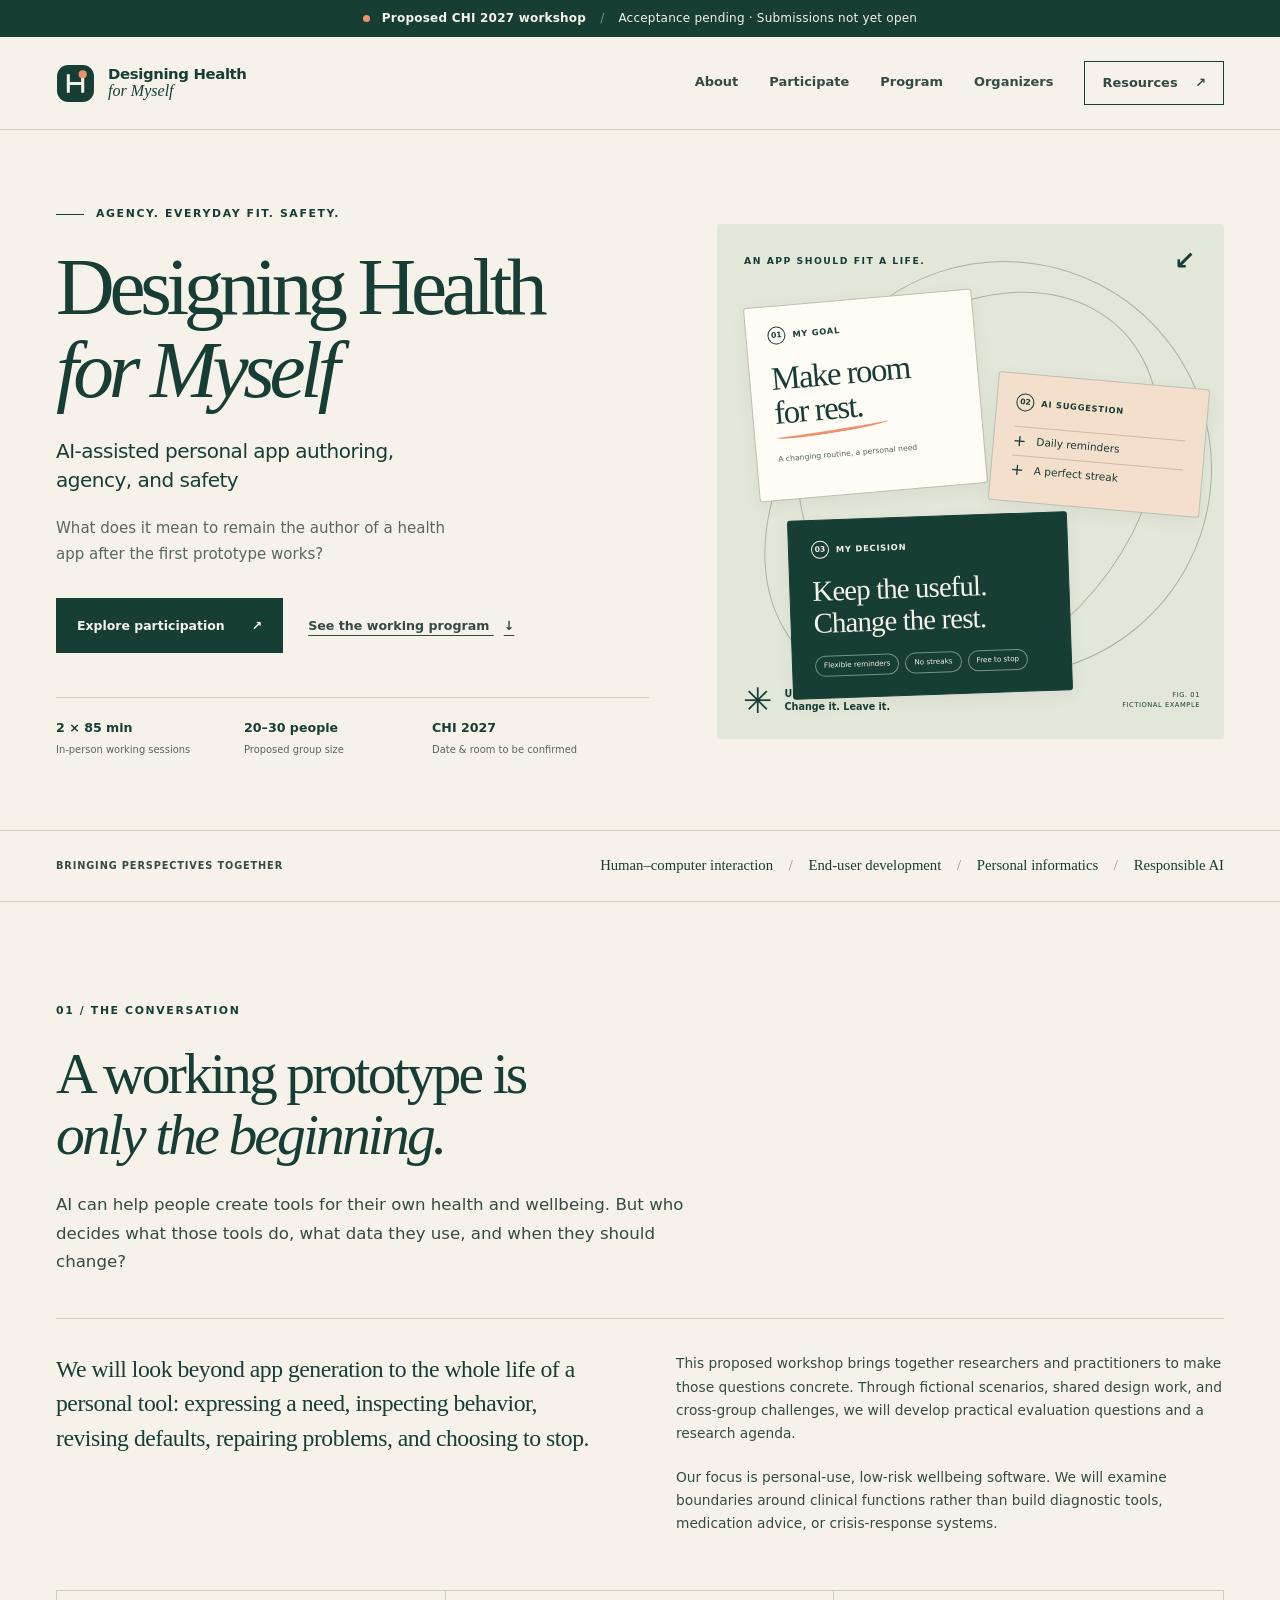
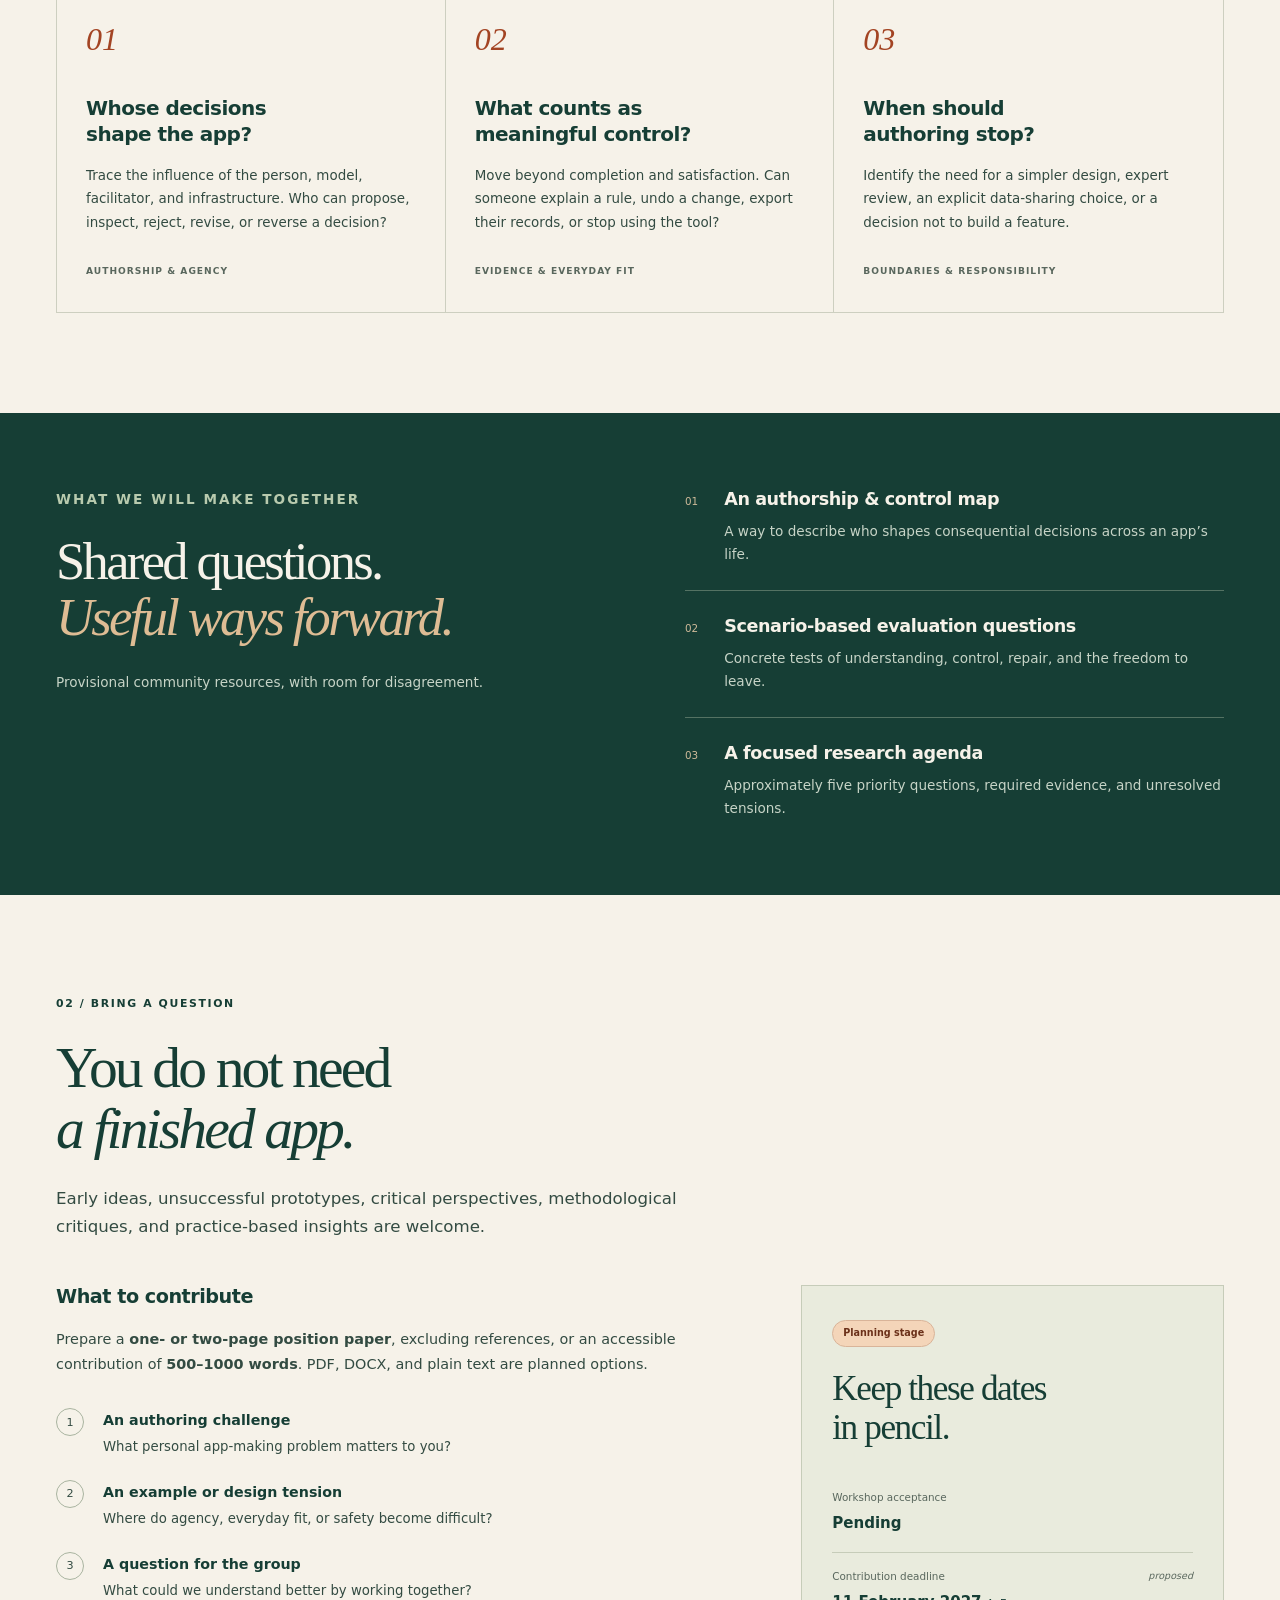
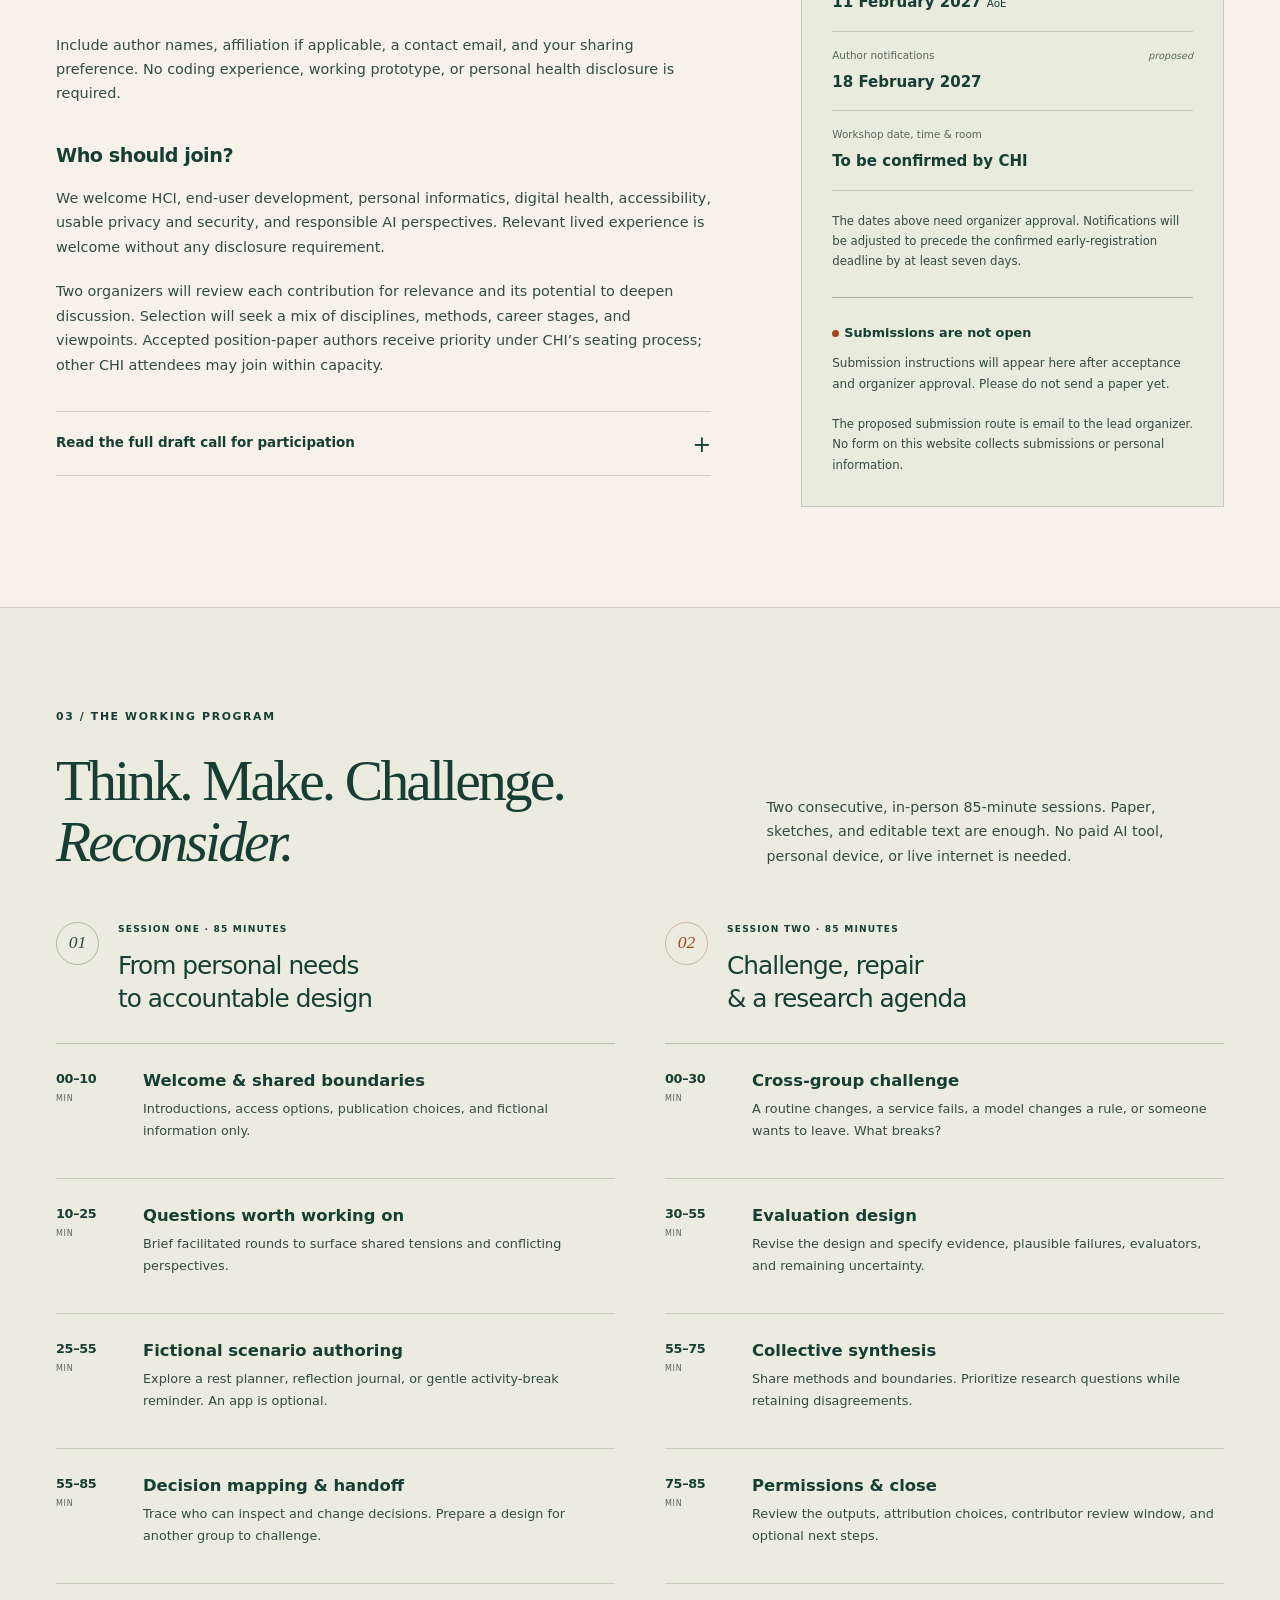
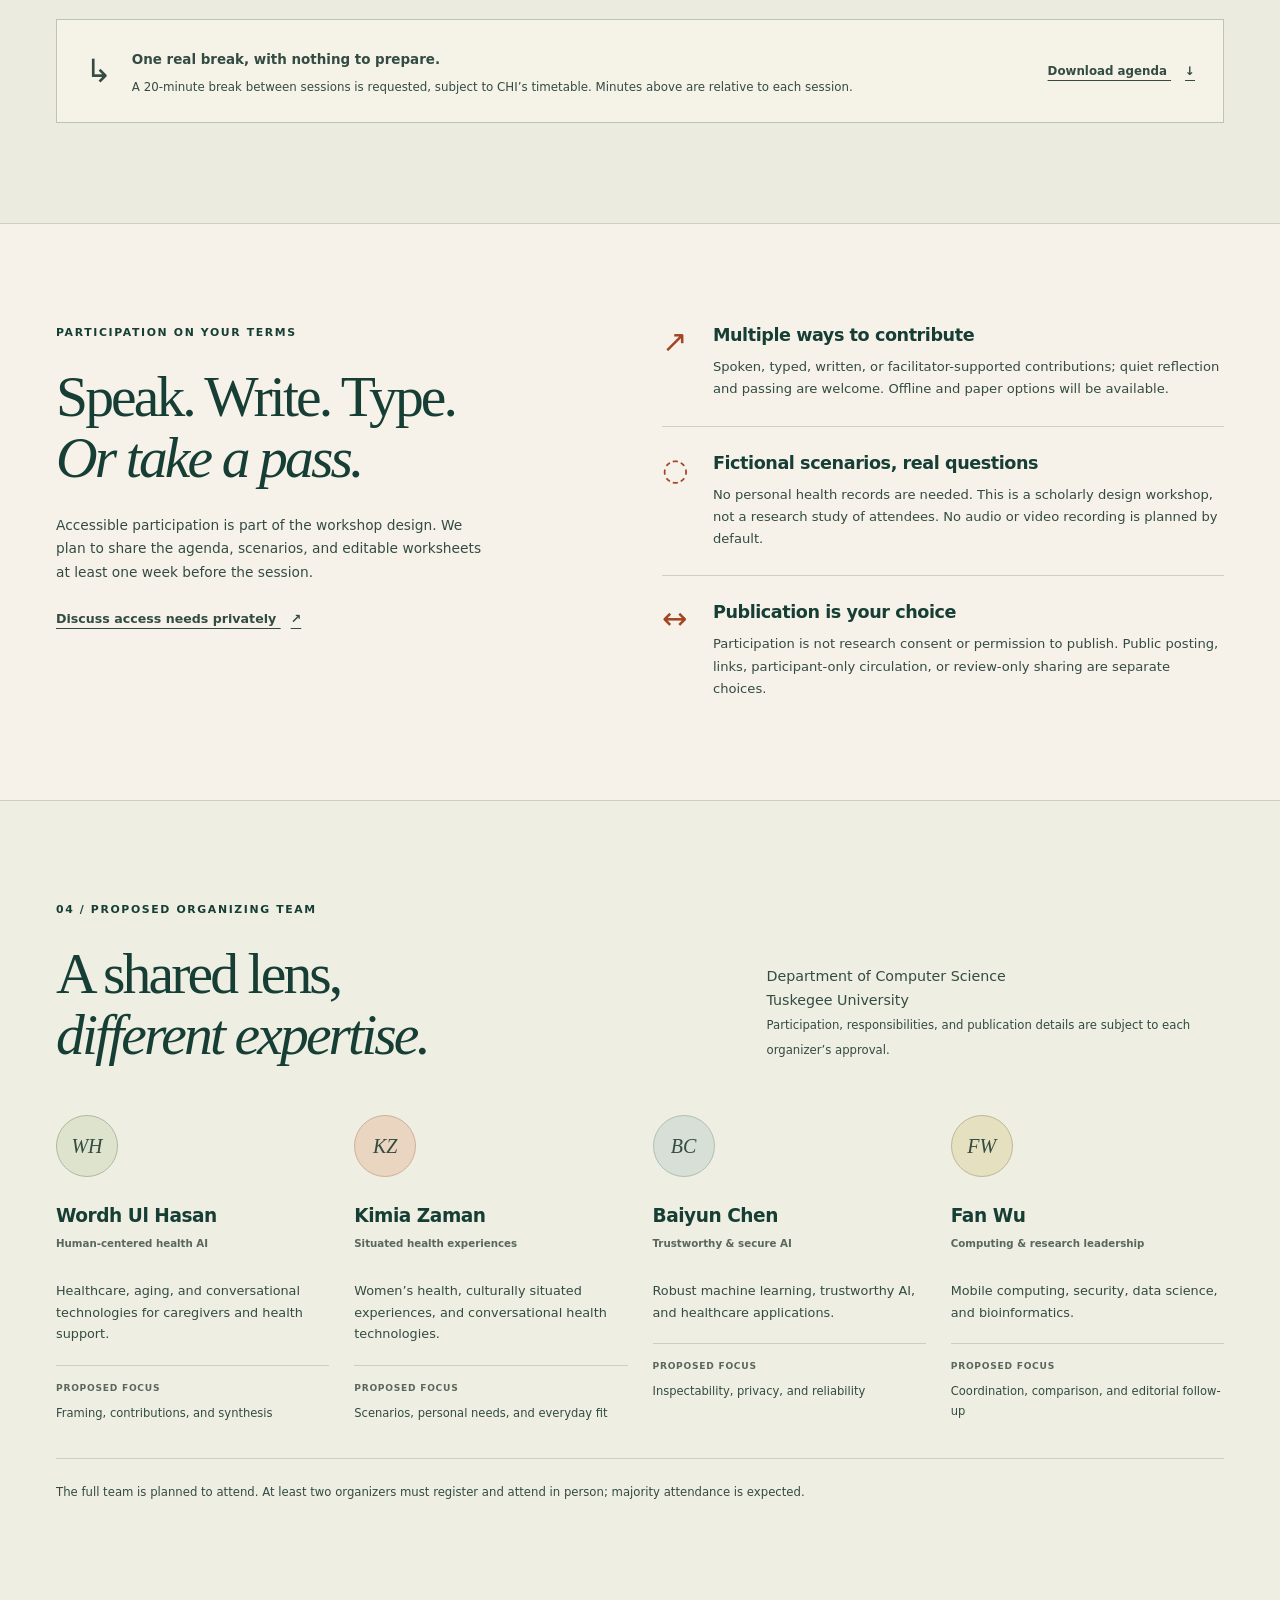
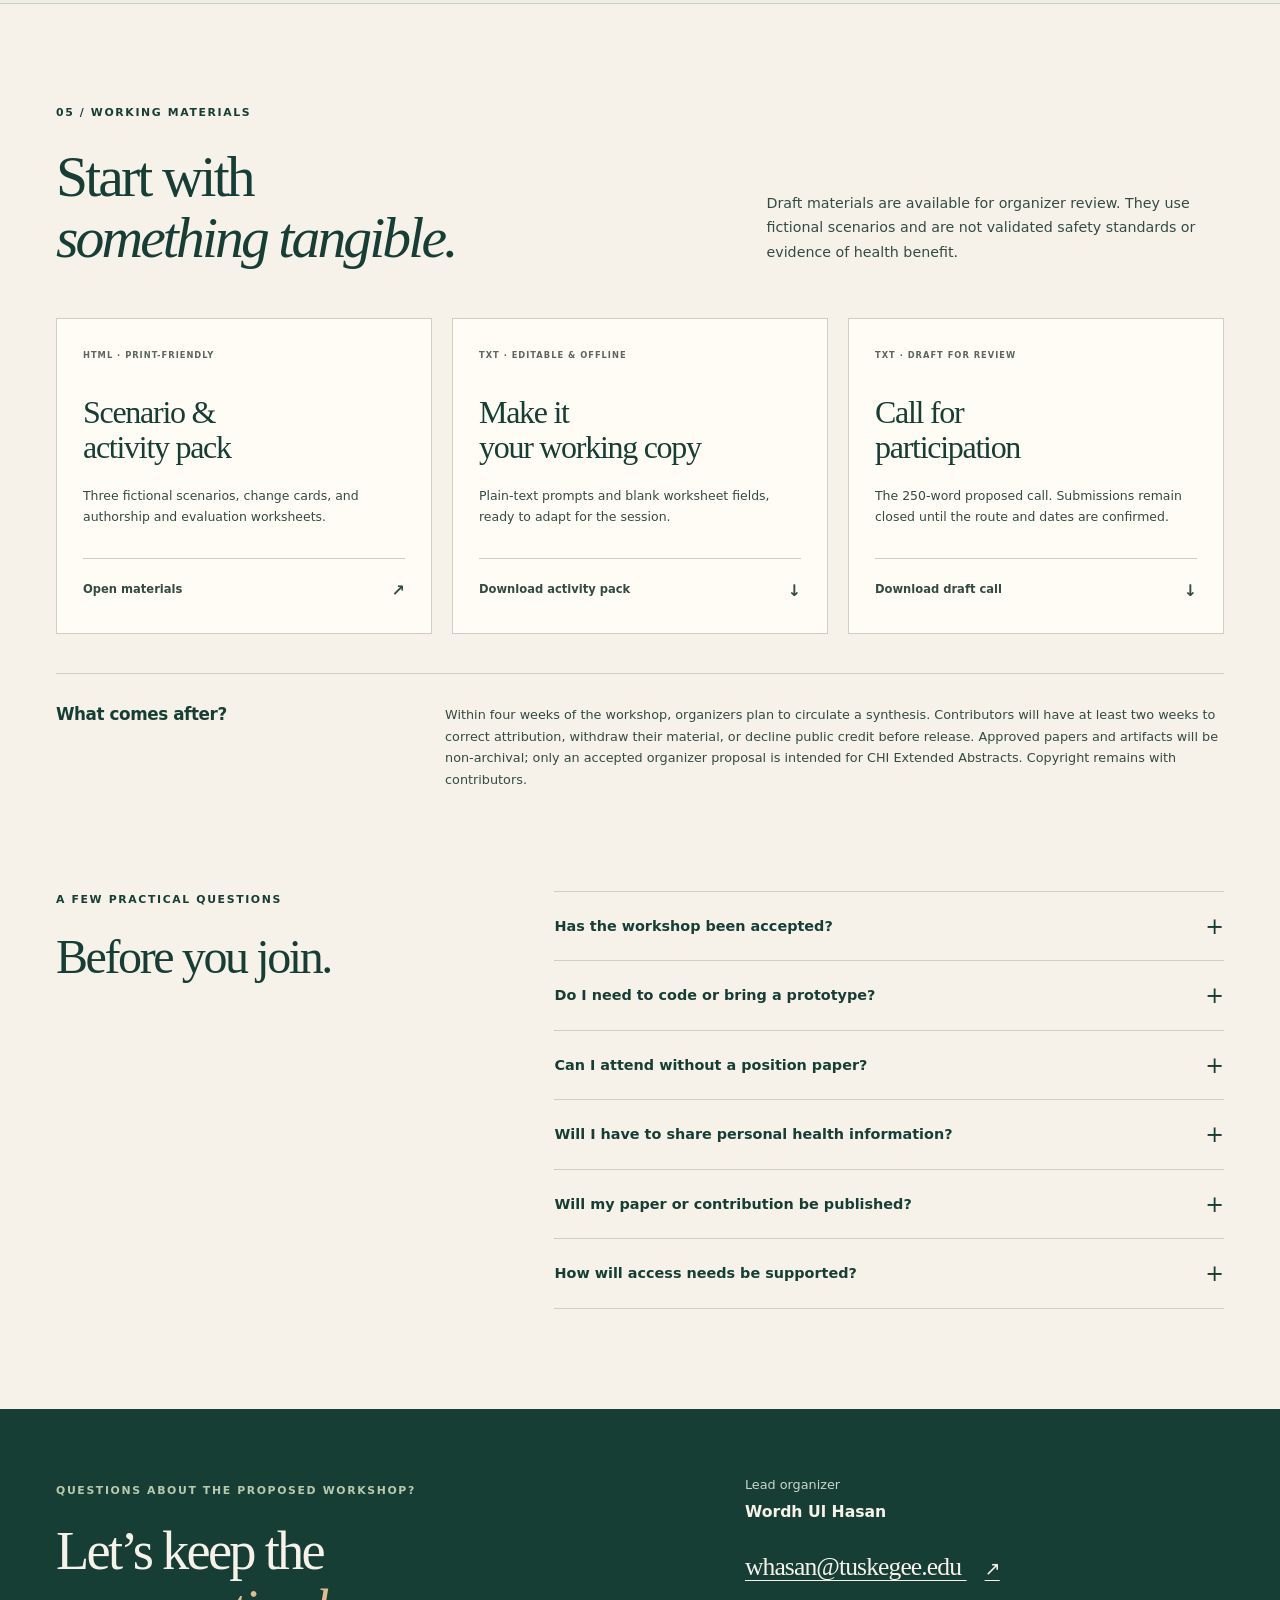
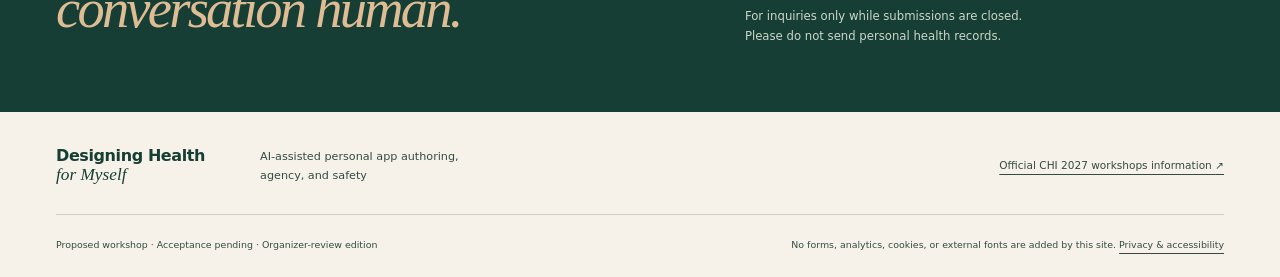
<file: index.html>
<!doctype html>
<html lang="en">
<head>
  <meta charset="utf-8">
  <meta name="viewport" content="width=device-width, initial-scale=1">
  <meta name="description" content="Designing Health for Myself is a proposed CHI 2027 workshop on AI-assisted personal app authoring, agency, and safety. Explore the questions, program, and participation plans.">
  <meta name="robots" content="noindex, nofollow">
  <meta name="theme-color" content="#163e35">
  <meta property="og:type" content="website">
  <meta property="og:title" content="Designing Health for Myself | Proposed CHI 2027 Workshop">
  <meta property="og:description" content="A workshop about who gets to shape, understand, change, and retire personal health technologies. Acceptance pending; submissions are not open.">
  <title>Designing Health for Myself | Proposed CHI 2027 Workshop</title>
  <link rel="icon" href="assets/favicon.svg" type="image/svg+xml">
  <link rel="stylesheet" href="assets/styles.css">
  <script src="assets/main.js" defer></script>
</head>
<body id="top">
<a class="skip-link" href="#main">Skip to main content</a>
<div class="status-bar"><div class="container"><span class="status-dot" aria-hidden="true"></span><strong>Proposed CHI 2027 workshop</strong><span class="status-divider" aria-hidden="true">/</span><span>Acceptance pending · Submissions not yet open</span></div></div>
<header class="site-header">
  <div class="container header-inner">
    <a class="brand" href="#top" aria-label="Designing Health for Myself, home"><svg viewBox="0 0 38 38" aria-hidden="true"><rect x="1" y="1" width="36" height="36" rx="11" fill="currentColor"/><path d="M12 10v18m14-18v18M12 19h14" fill="none" stroke="#f6f2e9" stroke-width="3"/><circle cx="26" cy="10" r="4" fill="#ee9169"/></svg><span>Designing Health<br><em>for Myself</em></span></a>
    <button class="menu-toggle" type="button" aria-controls="primary-nav" aria-expanded="false"><span>Menu</span><svg viewBox="0 0 24 24" aria-hidden="true"><path d="M4 8h16M4 16h16"/></svg></button>
    <nav id="primary-nav" class="primary-nav" aria-label="Main navigation"><a href="#about">About</a><a href="#participate">Participate</a><a href="#program">Program</a><a href="#organizers">Organizers</a><a href="#resources">Resources <span aria-hidden="true">↗</span></a></nav>
  </div>
</header>
<main id="main" tabindex="-1">
  <section class="hero container" aria-labelledby="hero-title">
    <div class="hero-copy"><p class="eyebrow"><span class="small-rule" aria-hidden="true"></span> Agency. Everyday fit. Safety.</p><h1 id="hero-title">Designing Health<br><span>for Myself</span></h1><p class="hero-subtitle">AI-assisted personal app authoring,<br class="desktop-break"> agency, and safety</p><p class="hero-description">What does it mean to remain the author of a health app after the first prototype works?</p><div class="hero-actions"><a class="button button-dark" href="#participate">Explore participation <span aria-hidden="true">↗</span></a><a class="text-link" href="#program">See the working program <span aria-hidden="true">↓</span></a></div><div class="hero-facts"><span><strong>2 × 85 min</strong>In-person working sessions</span><span><strong>20–30 people</strong>Proposed group size</span><span><strong>CHI 2027</strong>Date &amp; room to be confirmed</span></div></div>
    <div class="hero-visual" role="img" aria-label="A fictional design example. My goal: make room for rest. An AI suggestion adds daily reminders and a streak. My decision: keep flexible reminders, remove the streak, and keep the option to stop. This illustrates personal control over generated defaults.">
      <div class="visual-caption"><span>AN APP SHOULD FIT A LIFE.</span><span aria-hidden="true">↙</span></div>
      <div class="orbit-line orbit-one" aria-hidden="true"></div><div class="orbit-line orbit-two" aria-hidden="true"></div>
      <div class="decision-card goal-card"><div class="card-label"><span class="circle-number">01</span> MY GOAL</div><p>Make room<br>for rest.</p><div class="hand-line" aria-hidden="true"></div><span class="card-footnote">A changing routine, a personal need</span></div>
      <div class="decision-card suggestion-card"><div class="card-label"><span class="circle-number">02</span> AI SUGGESTION</div><div class="suggestion-row"><span aria-hidden="true">+</span> Daily reminders</div><div class="suggestion-row"><span aria-hidden="true">+</span> A perfect streak</div></div>
      <div class="decision-card choice-card"><div class="card-label"><span class="circle-number">03</span> MY DECISION</div><p>Keep the useful.<br>Change the rest.</p><div class="choice-chips"><span>Flexible reminders</span><span>No streaks</span><span>Free to stop</span></div></div>
      <div class="visual-bottom"><span class="star" aria-hidden="true">✳</span><span>Understand it.<br>Change it. Leave it.</span><span class="figure-number">FIG. 01<br>FICTIONAL EXAMPLE</span></div>
    </div>
  </section>
  <div class="discipline-strip"><div class="container"><span>Bringing perspectives together</span><p>Human–computer interaction <i aria-hidden="true">/</i> End-user development <i aria-hidden="true">/</i> Personal informatics <i aria-hidden="true">/</i> Responsible AI</p></div></div>
  <section id="about" class="section container" aria-labelledby="about-title">
    <div class="section-intro"><p class="eyebrow">01 / The conversation</p><h2 id="about-title">A working prototype is<br><em>only the beginning.</em></h2><p>AI can help people create tools for their own health and wellbeing. But who decides what those tools do, what data they use, and when they should change?</p></div>
    <div class="about-grid"><p class="large-copy">We will look beyond app generation to the whole life of a personal tool: expressing a need, inspecting behavior, revising defaults, repairing problems, and choosing to stop.</p><div><p>This proposed workshop brings together researchers and practitioners to make those questions concrete. Through fictional scenarios, shared design work, and cross-group challenges, we will develop practical evaluation questions and a research agenda.</p><p>Our focus is personal-use, low-risk wellbeing software. We will examine boundaries around clinical functions rather than build diagnostic tools, medication advice, or crisis-response systems.</p></div></div>
    <div class="question-grid"><article class="question-card"><span class="question-number">01</span><h3>Whose decisions<br>shape the app?</h3><p>Trace the influence of the person, model, facilitator, and infrastructure. Who can propose, inspect, reject, revise, or reverse a decision?</p><span class="topic-label">AUTHORSHIP &amp; AGENCY</span></article><article class="question-card"><span class="question-number">02</span><h3>What counts as<br>meaningful control?</h3><p>Move beyond completion and satisfaction. Can someone explain a rule, undo a change, export their records, or stop using the tool?</p><span class="topic-label">EVIDENCE &amp; EVERYDAY FIT</span></article><article class="question-card"><span class="question-number">03</span><h3>When should<br>authoring stop?</h3><p>Identify the need for a simpler design, expert review, an explicit data-sharing choice, or a decision not to build a feature.</p><span class="topic-label">BOUNDARIES &amp; RESPONSIBILITY</span></article></div>
  </section>
  <section class="outcomes-band" aria-labelledby="outcomes-title"><div class="container outcomes-layout"><div><p class="eyebrow light">What we will make together</p><h2 id="outcomes-title">Shared questions.<br><em>Useful ways forward.</em></h2><p>Provisional community resources, with room for disagreement.</p></div><ol class="outcomes-list"><li><span>01</span><div><h3>An authorship &amp; control map</h3><p>A way to describe who shapes consequential decisions across an app’s life.</p></div></li><li><span>02</span><div><h3>Scenario-based evaluation questions</h3><p>Concrete tests of understanding, control, repair, and the freedom to leave.</p></div></li><li><span>03</span><div><h3>A focused research agenda</h3><p>Approximately five priority questions, required evidence, and unresolved tensions.</p></div></li></ol></div></section>
  <section id="participate" class="section container" aria-labelledby="participate-title"><div class="section-intro"><p class="eyebrow">02 / Bring a question</p><h2 id="participate-title">You do not need<br><em>a finished app.</em></h2><p>Early ideas, unsuccessful prototypes, critical perspectives, methodological critiques, and practice-based insights are welcome.</p></div>
    <div class="participation-layout"><div class="participation-main"><h3>What to contribute</h3><p>Prepare a <strong>one- or two-page position paper</strong>, excluding references, or an accessible contribution of <strong>500–1000 words</strong>. PDF, DOCX, and plain text are planned options.</p><ol class="submission-prompts"><li><span>1</span><div><strong>An authoring challenge</strong><p>What personal app-making problem matters to you?</p></div></li><li><span>2</span><div><strong>An example or design tension</strong><p>Where do agency, everyday fit, or safety become difficult?</p></div></li><li><span>3</span><div><strong>A question for the group</strong><p>What could we understand better by working together?</p></div></li></ol><p>Include author names, affiliation if applicable, a contact email, and your sharing preference. No coding experience, working prototype, or personal health disclosure is required.</p><h3 class="subheading">Who should join?</h3><p>We welcome HCI, end-user development, personal informatics, digital health, accessibility, usable privacy and security, and responsible AI perspectives. Relevant lived experience is welcome without any disclosure requirement.</p><p>Two organizers will review each contribution for relevance and its potential to deepen discussion. Selection will seek a mix of disciplines, methods, career stages, and viewpoints. Accepted position-paper authors receive priority under CHI’s seating process; other CHI attendees may join within capacity.</p><details class="cfp-details"><summary>Read the full draft call for participation <span class="plus" aria-hidden="true">+</span></summary><div class="details-body"><p class="notice-inline"><strong>For review only.</strong> This proposed call is not open. The route, dates, and organizer participation require approval.</p><div id="cfp-text">
<!-- CFP_START -->
<p>How can people create health and wellbeing apps that remain understandable, changeable, and appropriate for their lives? Designing Health for Myself brings together researchers and practitioners in human–computer interaction, end-user development, personal informatics, digital health, accessibility, and responsible AI to examine AI-assisted personal app authoring.</p>
<p>Across two consecutive, in-person 85-minute sessions, separated by a break, we will map who controls app goals, generated behavior, data, and maintenance. Small groups will work with fictional wellbeing scenarios, challenge design assumptions, and develop practical evaluation questions. We will produce a shared research agenda, reusable authoring and control worksheets, and a synthesis of unresolved tensions. No coding experience, working prototype, or personal health disclosure is required.</p>
<p>We invite one- or two-page position papers, excluding references, or accessible contributions of 500–1000 words. Describe an authoring challenge, an example or design tension, and a question for discussion. Early ideas, critical perspectives, and unsuccessful prototypes are welcome. Submit to whasan@tuskegee.edu using the instructions and confirmed deadline on our website.</p>
<p>We expect 20–30 attendees, including organizers, and require at least ten. The workshop is open to all CHI attendees, with priority for authors of accepted position papers. At least two organizers must register and attend; the full organizing team is planned.</p>
<p>With permission, we will share position papers and workshop artifacts on the website as non-archival materials. Only the organizer proposal enters CHI Extended Abstracts. Publication is optional, and contributors can review attribution before release. Offline materials and an accessible summary will support later readers.</p>
<p>Workshop website: forthcoming</p>
<!-- CFP_END -->
</div><a class="text-link" href="resources/call-for-participation.txt" download>Download the draft call (TXT) <span aria-hidden="true">↓</span></a></div></details></div>
      <aside class="dates-card" aria-labelledby="dates-title"><span class="pill pill-warm">Planning stage</span><h3 id="dates-title">Keep these dates<br>in pencil.</h3><dl><div><dt>Workshop acceptance</dt><dd>Pending</dd></div><div><dt>Contribution deadline <span>proposed</span></dt><dd>11 February 2027 <small>AoE</small></dd></div><div><dt>Author notifications <span>proposed</span></dt><dd>18 February 2027</dd></div><div><dt>Workshop date, time &amp; room</dt><dd>To be confirmed by CHI</dd></div></dl><p class="small">The dates above need organizer approval. Notifications will be adjusted to precede the confirmed early-registration deadline by at least seven days.</p><div class="closed-notice"><span class="status-dot" aria-hidden="true"></span><strong>Submissions are not open</strong><p>Submission instructions will appear here after acceptance and organizer approval. Please do not send a paper yet.</p></div><p class="small">The proposed submission route is email to the lead organizer. No form on this website collects submissions or personal information.</p></aside></div>
  </section>
  <section id="program" class="program-section section" aria-labelledby="program-title"><div class="container"><div class="section-heading-row"><div><p class="eyebrow">03 / The working program</p><h2 id="program-title">Think. Make. Challenge.<br><em>Reconsider.</em></h2></div><p>Two consecutive, in-person 85-minute sessions. Paper, sketches, and editable text are enough. No paid AI tool, personal device, or live internet is needed.</p></div>
    <div class="program-grid"><article class="session"><div class="session-heading"><span class="session-marker">01</span><div><p class="eyebrow">Session one · 85 minutes</p><h3>From personal needs<br>to accountable design</h3></div></div><ol class="agenda-list"><li><span class="agenda-time">00–10 <small>MIN</small></span><div><h4>Welcome &amp; shared boundaries</h4><p>Introductions, access options, publication choices, and fictional information only.</p></div></li><li><span class="agenda-time">10–25 <small>MIN</small></span><div><h4>Questions worth working on</h4><p>Brief facilitated rounds to surface shared tensions and conflicting perspectives.</p></div></li><li><span class="agenda-time">25–55 <small>MIN</small></span><div><h4>Fictional scenario authoring</h4><p>Explore a rest planner, reflection journal, or gentle activity-break reminder. An app is optional.</p></div></li><li><span class="agenda-time">55–85 <small>MIN</small></span><div><h4>Decision mapping &amp; handoff</h4><p>Trace who can inspect and change decisions. Prepare a design for another group to challenge.</p></div></li></ol></article><article class="session"><div class="session-heading"><span class="session-marker marker-orange">02</span><div><p class="eyebrow">Session two · 85 minutes</p><h3>Challenge, repair<br>&amp; a research agenda</h3></div></div><ol class="agenda-list"><li><span class="agenda-time">00–30 <small>MIN</small></span><div><h4>Cross-group challenge</h4><p>A routine changes, a service fails, a model changes a rule, or someone wants to leave. What breaks?</p></div></li><li><span class="agenda-time">30–55 <small>MIN</small></span><div><h4>Evaluation design</h4><p>Revise the design and specify evidence, plausible failures, evaluators, and remaining uncertainty.</p></div></li><li><span class="agenda-time">55–75 <small>MIN</small></span><div><h4>Collective synthesis</h4><p>Share methods and boundaries. Prioritize research questions while retaining disagreements.</p></div></li><li><span class="agenda-time">75–85 <small>MIN</small></span><div><h4>Permissions &amp; close</h4><p>Review the outputs, attribution choices, contributor review window, and optional next steps.</p></div></li></ol></article></div>
    <div class="break-note"><span aria-hidden="true">↳</span><div><strong>One real break, with nothing to prepare.</strong><p>A 20-minute break between sessions is requested, subject to CHI’s timetable. Minutes above are relative to each session.</p></div><a href="resources/workshop-agenda.txt" download>Download agenda <span aria-hidden="true">↓</span></a></div></div></section>
  <section id="access" class="section container" aria-labelledby="access-title"><div class="access-layout"><div><p class="eyebrow">Participation on your terms</p><h2 id="access-title">Speak. Write. Type.<br><em>Or take a pass.</em></h2><p>Accessible participation is part of the workshop design. We plan to share the agenda, scenarios, and editable worksheets at least one week before the session.</p><a class="text-link" href="#contact">Discuss access needs privately <span aria-hidden="true">↗</span></a></div><div class="access-points"><article><span aria-hidden="true">↗</span><div><h3>Multiple ways to contribute</h3><p>Spoken, typed, written, or facilitator-supported contributions; quiet reflection and passing are welcome. Offline and paper options will be available.</p></div></article><article><span aria-hidden="true">◌</span><div><h3>Fictional scenarios, real questions</h3><p>No personal health records are needed. This is a scholarly design workshop, not a research study of attendees. No audio or video recording is planned by default.</p></div></article><article><span aria-hidden="true">↔</span><div><h3>Publication is your choice</h3><p>Participation is not research consent or permission to publish. Public posting, links, participant-only circulation, or review-only sharing are separate choices.</p></div></article></div></div></section>
  <section id="organizers" class="organizers-section section" aria-labelledby="organizers-title"><div class="container"><div class="section-heading-row"><div><p class="eyebrow">04 / Proposed organizing team</p><h2 id="organizers-title">A shared lens,<br><em>different expertise.</em></h2></div><p>Department of Computer Science<br>Tuskegee University<br><span class="small">Participation, responsibilities, and publication details are subject to each organizer’s approval.</span></p></div><div class="organizer-grid"><article class="organizer"><div class="organizer-initials" aria-hidden="true">WH</div><h3>Wordh Ul Hasan</h3><p class="organizer-role">Human-centered health AI</p><p>Healthcare, aging, and conversational technologies for caregivers and health support.</p><p class="proposed-role"><strong>Proposed focus</strong> Framing, contributions, and synthesis</p></article><article class="organizer"><div class="organizer-initials initials-2" aria-hidden="true">KZ</div><h3>Kimia Zaman</h3><p class="organizer-role">Situated health experiences</p><p>Women’s health, culturally situated experiences, and conversational health technologies.</p><p class="proposed-role"><strong>Proposed focus</strong> Scenarios, personal needs, and everyday fit</p></article><article class="organizer"><div class="organizer-initials initials-3" aria-hidden="true">BC</div><h3>Baiyun Chen</h3><p class="organizer-role">Trustworthy &amp; secure AI</p><p>Robust machine learning, trustworthy AI, and healthcare applications.</p><p class="proposed-role"><strong>Proposed focus</strong> Inspectability, privacy, and reliability</p></article><article class="organizer"><div class="organizer-initials initials-4" aria-hidden="true">FW</div><h3>Fan Wu</h3><p class="organizer-role">Computing &amp; research leadership</p><p>Mobile computing, security, data science, and bioinformatics.</p><p class="proposed-role"><strong>Proposed focus</strong> Coordination, comparison, and editorial follow-up</p></article></div><p class="organizer-note">The full team is planned to attend. At least two organizers must register and attend in person; majority attendance is expected.</p></div></section>
  <section id="resources" class="section container" aria-labelledby="resources-title"><div class="section-heading-row"><div><p class="eyebrow">05 / Working materials</p><h2 id="resources-title">Start with<br><em>something tangible.</em></h2></div><p>Draft materials are available for organizer review. They use fictional scenarios and are not validated safety standards or evidence of health benefit.</p></div><div class="resource-grid"><a class="resource-card" href="resources/activity-pack.html"><span class="resource-type">HTML · PRINT-FRIENDLY</span><h3>Scenario &amp;<br>activity pack</h3><p>Three fictional scenarios, change cards, and authorship and evaluation worksheets.</p><span class="resource-link">Open materials <span aria-hidden="true">↗</span></span></a><a class="resource-card" href="resources/activity-pack.txt" download><span class="resource-type">TXT · EDITABLE &amp; OFFLINE</span><h3>Make it<br>your working copy</h3><p>Plain-text prompts and blank worksheet fields, ready to adapt for the session.</p><span class="resource-link">Download activity pack <span aria-hidden="true">↓</span></span></a><a class="resource-card" href="resources/call-for-participation.txt" download><span class="resource-type">TXT · DRAFT FOR REVIEW</span><h3>Call for<br>participation</h3><p>The 250-word proposed call. Submissions remain closed until the route and dates are confirmed.</p><span class="resource-link">Download draft call <span aria-hidden="true">↓</span></span></a></div><div class="publication-note"><h3>What comes after?</h3><p>Within four weeks of the workshop, organizers plan to circulate a synthesis. Contributors will have at least two weeks to correct attribution, withdraw their material, or decline public credit before release. Approved papers and artifacts will be non-archival; only an accepted organizer proposal is intended for CHI Extended Abstracts. Copyright remains with contributors.</p></div></section>
  <section id="faq" class="faq-section section container" aria-labelledby="faq-title"><div><p class="eyebrow">A few practical questions</p><h2 id="faq-title">Before you join.</h2></div><div class="faq-list"><details><summary>Has the workshop been accepted?<span class="plus" aria-hidden="true">+</span></summary><div class="details-body"><p>Acceptance is pending. This website describes the proposed workshop. The session date, time, room, contribution route, and final deadlines will be confirmed after acceptance and organizer approval.</p></div></details><details><summary>Do I need to code or bring a prototype?<span class="plus" aria-hidden="true">+</span></summary><div class="details-body"><p>No. You can work with prepared sketches, paper, or editable text. No programming experience, working software, commercial AI account, personal device, or live internet connection is required.</p></div></details><details><summary>Can I attend without a position paper?<span class="plus" aria-hidden="true">+</span></summary><div class="details-body"><p>The planned workshop is open to all CHI attendees within capacity, with priority for accepted position-paper authors under CHI’s allocation rules. We expect 20–30 attendees including organizers; at least ten are required for a viable session. Conference registration and participation follow CHI’s confirmed rules.</p></div></details><details><summary>Will I have to share personal health information?<span class="plus" aria-hidden="true">+</span></summary><div class="details-body"><p>No. All exercises use fictional scenarios. Please do not submit personal health records or display private information during activities. You may pass on any activity. This workshop is not a study of attendees and does not provide clinical advice.</p></div></details><details><summary>Will my paper or contribution be published?<span class="plus" aria-hidden="true">+</span></summary><div class="details-body"><p>Only with your explicit permission. You may choose public posting, a link to your own copy, participant-only circulation, or no distribution beyond review. Artifact sharing and attribution are separate choices. No public permission is assumed, and no arXiv or CEUR-WS publication is promised.</p></div></details><details><summary>How will access needs be supported?<span class="plus" aria-hidden="true">+</span></summary><div class="details-body"><p>Instructions and materials will have accessible HTML and editable-text versions, with offline and paper options. You can speak, write, type, use facilitator assistance, or pass. Contact the lead organizer privately about specific access needs; conference arrangements such as live captioning and assistive listening remain subject to confirmation with CHI.</p></div></details></div></section>
  <section id="contact" class="contact-band"><div class="container contact-inner"><div><p class="eyebrow light">Questions about the proposed workshop?</p><h2>Let’s keep the<br><em>conversation human.</em></h2></div><div class="contact-details"><p>Lead organizer<br><strong>Wordh Ul Hasan</strong></p><a href="mailto:whasan@tuskegee.edu?subject=Question%20about%20the%20proposed%20CHI%202027%20workshop">whasan@tuskegee.edu <span aria-hidden="true">↗</span></a><p class="small">For inquiries only while submissions are closed.<br>Please do not send personal health records.</p></div></div></section>
</main>
<footer class="site-footer"><div class="container footer-top"><a class="brand footer-brand" href="#top"><span>Designing Health<br><em>for Myself</em></span></a><p>AI-assisted personal app authoring,<br>agency, and safety</p><a href="https://chi2027.acm.org/authors/workshops/">Official CHI 2027 workshops information <span aria-hidden="true">↗</span></a></div><div class="container footer-bottom"><p>Proposed workshop · Acceptance pending · Organizer-review edition</p><p>No forms, analytics, cookies, or external fonts are added by this site. <a href="resources/privacy.html">Privacy &amp; accessibility</a></p></div></footer>
</body>
</html>
</file>
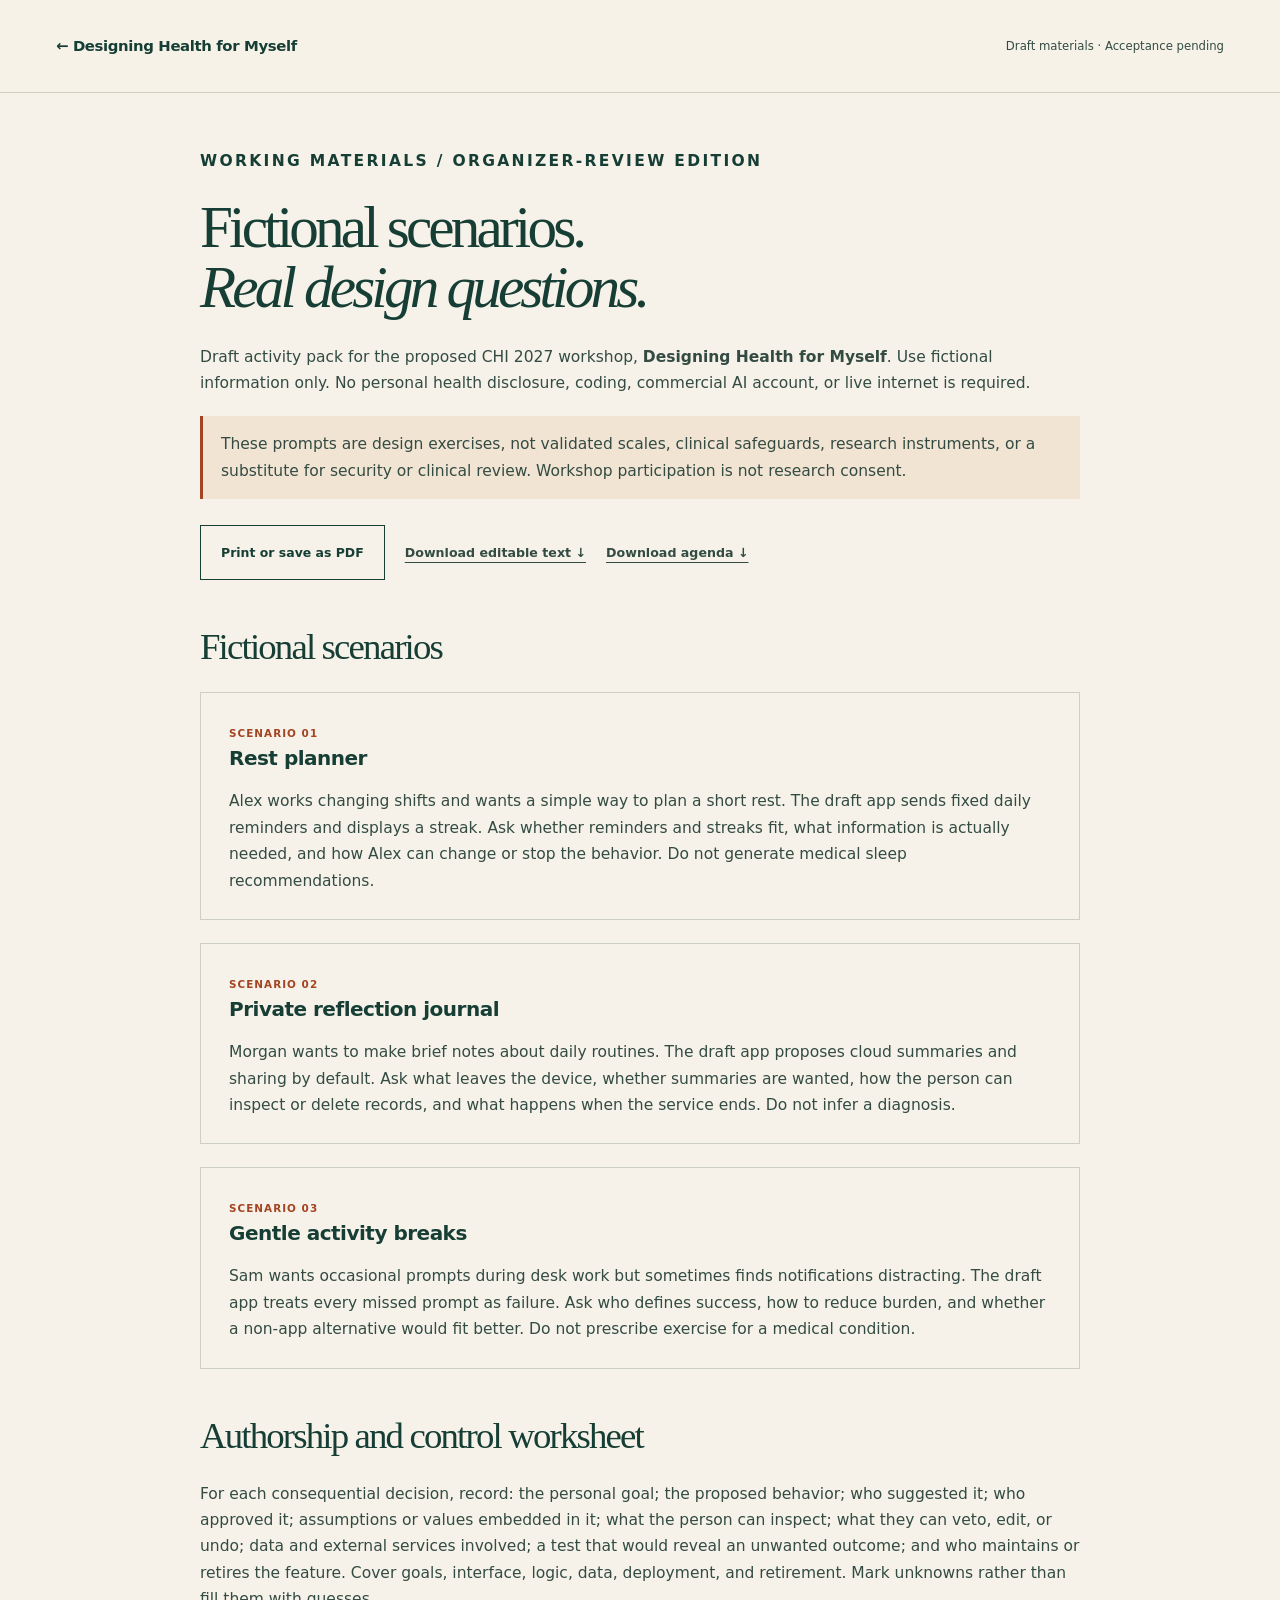
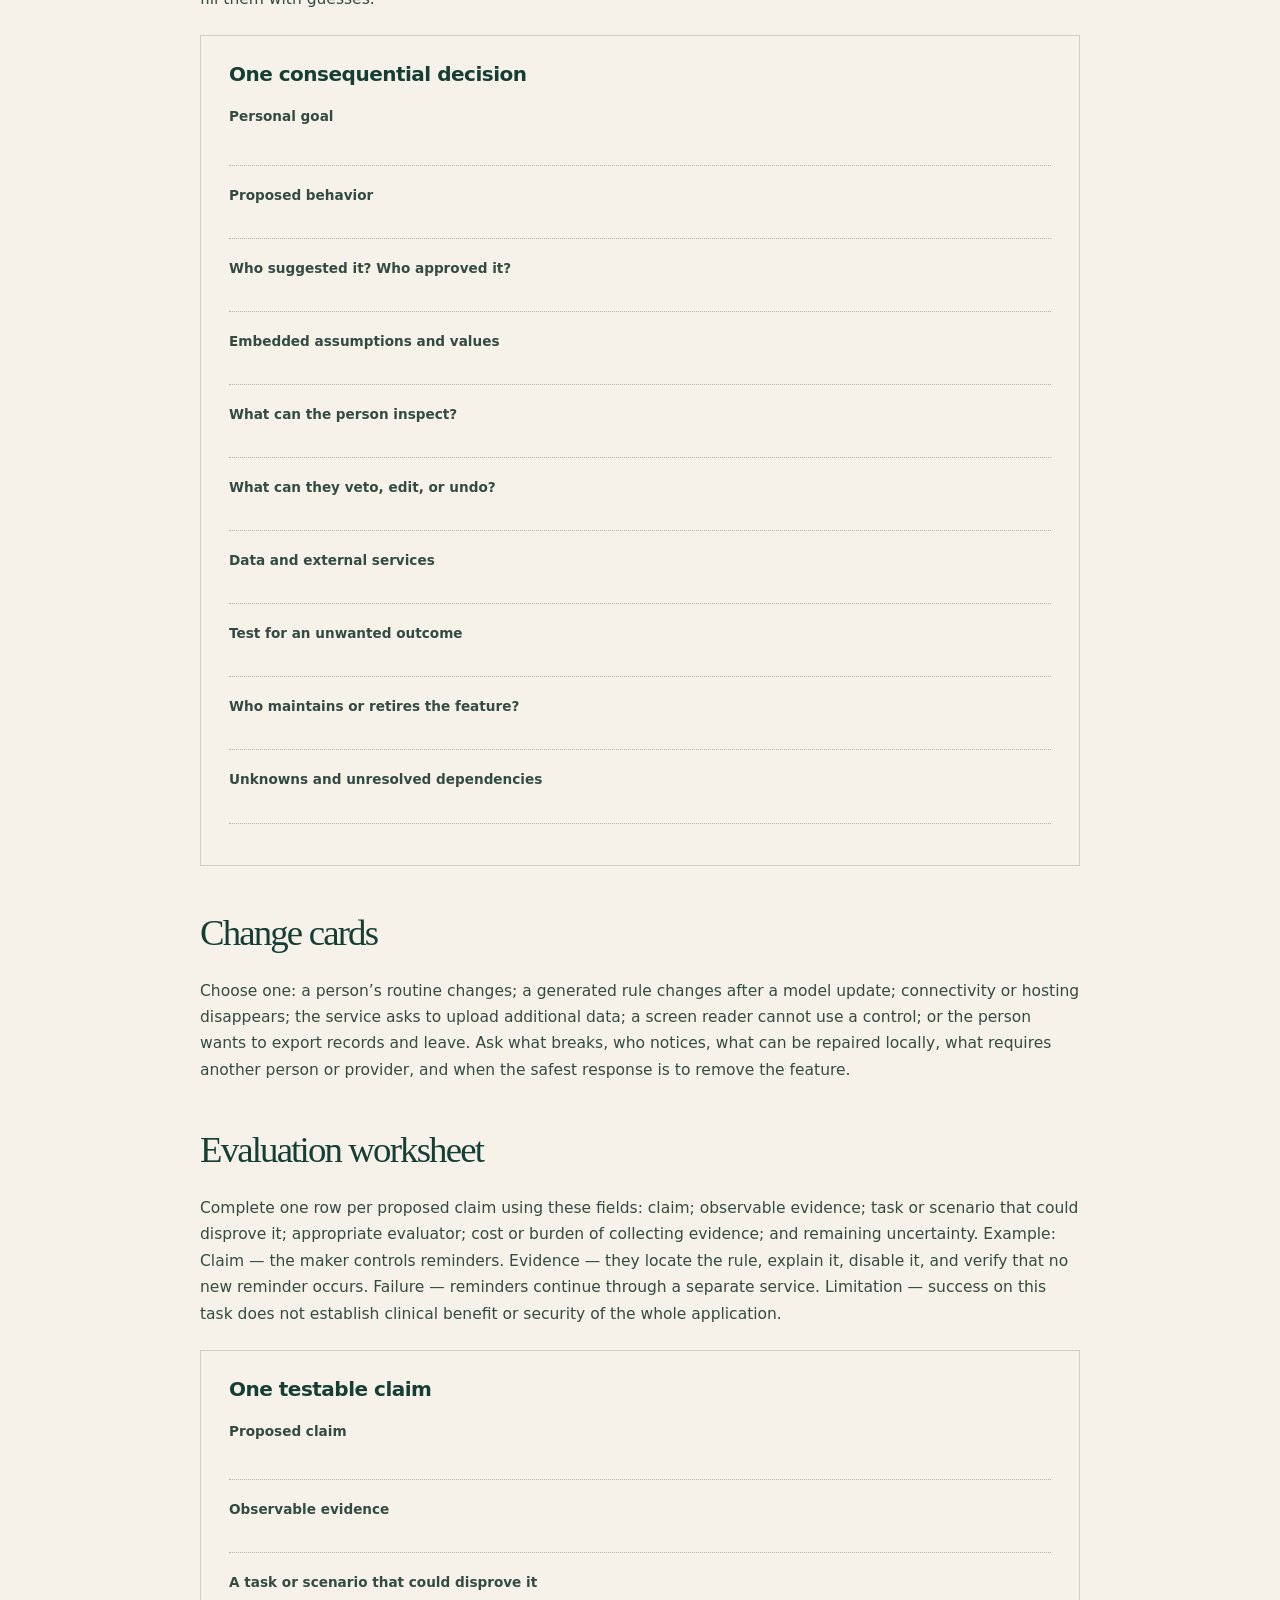
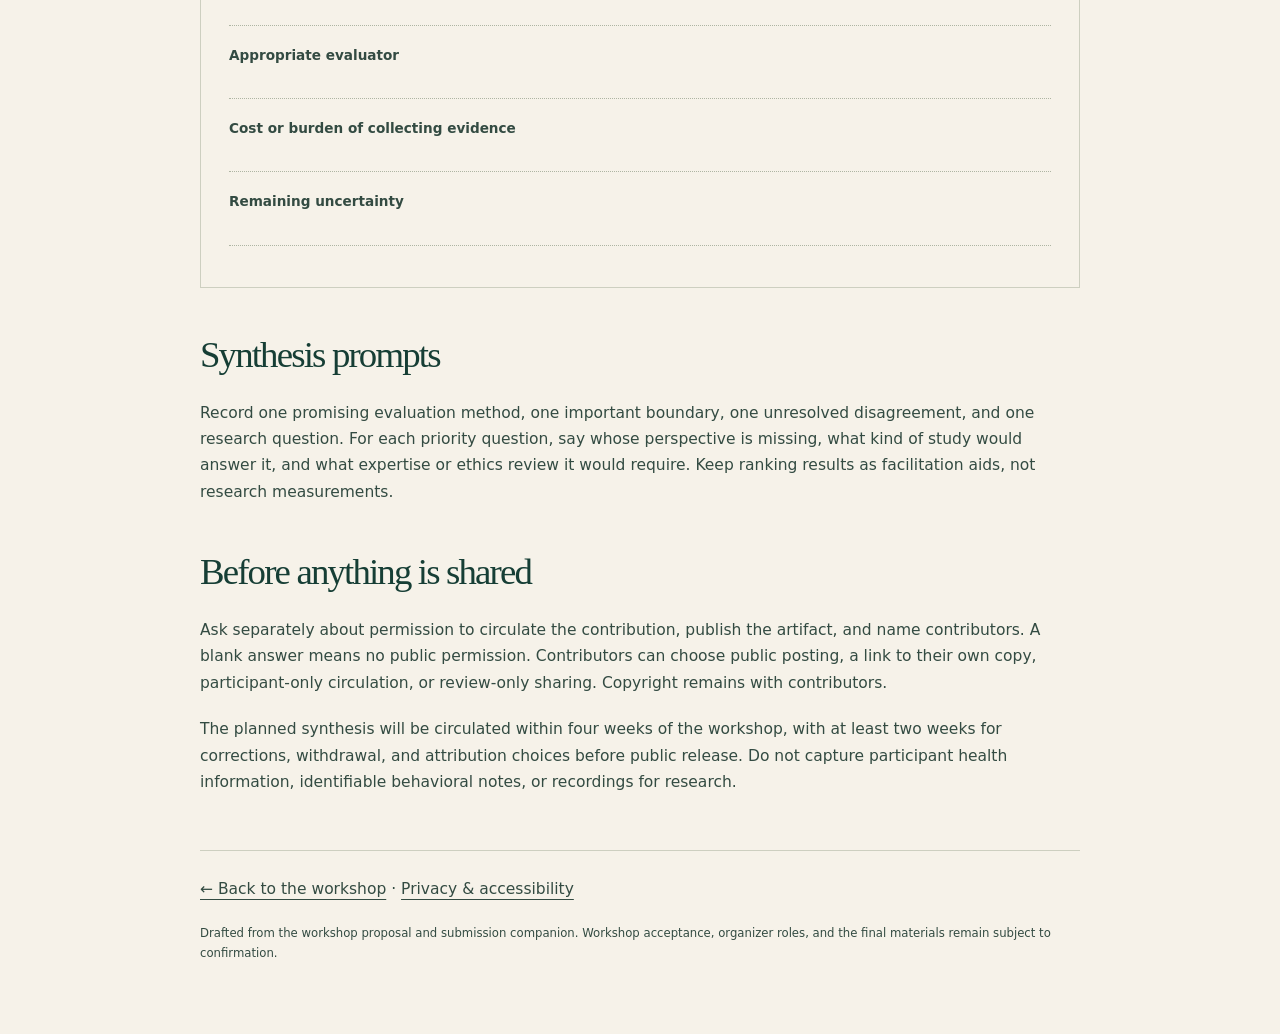
<file: resources/activity-pack.html>
<!doctype html><html lang="en"><head><meta charset="utf-8"><meta name="viewport" content="width=device-width, initial-scale=1"><meta name="robots" content="noindex, nofollow"><meta name="description" content="Draft fictional scenarios and editable worksheets for Designing Health for Myself, a proposed CHI 2027 workshop."><title>Activity pack | Designing Health for Myself</title><link rel="icon" href="../assets/favicon.svg" type="image/svg+xml"><link rel="stylesheet" href="../assets/styles.css"><script src="../assets/main.js" defer></script></head><body class="document-page"><a class="skip-link" href="#main">Skip to main content</a><header class="site-header"><div class="container header-inner"><a class="brand" href="../index.html">← Designing Health for Myself</a><span class="small">Draft materials · Acceptance pending</span></div></header><main id="main" class="container document-main"><p class="eyebrow">Working materials / Organizer-review edition</p><h1>Fictional scenarios.<br><em>Real design questions.</em></h1><p>Draft activity pack for the proposed CHI 2027 workshop, <strong>Designing Health for Myself</strong>. Use fictional information only. No personal health disclosure, coding, commercial AI account, or live internet is required.</p><p class="notice-inline">These prompts are design exercises, not validated scales, clinical safeguards, research instruments, or a substitute for security or clinical review. Workshop participation is not research consent.</p><div class="document-tools"><button class="button print-button" type="button" data-print hidden>Print or save as PDF</button><a class="text-link" href="activity-pack.txt" download>Download editable text ↓</a><a class="text-link" href="workshop-agenda.txt" download>Download agenda ↓</a></div>
<section><h2>Fictional scenarios</h2>
<article class="worksheet"><span class="scenario-tag">Scenario 01</span><h3>Rest planner</h3><p>Alex works changing shifts and wants a simple way to plan a short rest. The draft app sends fixed daily reminders and displays a streak. Ask whether reminders and streaks fit, what information is actually needed, and how Alex can change or stop the behavior. Do not generate medical sleep recommendations.</p></article>
<article class="worksheet"><span class="scenario-tag">Scenario 02</span><h3>Private reflection journal</h3><p>Morgan wants to make brief notes about daily routines. The draft app proposes cloud summaries and sharing by default. Ask what leaves the device, whether summaries are wanted, how the person can inspect or delete records, and what happens when the service ends. Do not infer a diagnosis.</p></article>
<article class="worksheet"><span class="scenario-tag">Scenario 03</span><h3>Gentle activity breaks</h3><p>Sam wants occasional prompts during desk work but sometimes finds notifications distracting. The draft app treats every missed prompt as failure. Ask who defines success, how to reduce burden, and whether a non-app alternative would fit better. Do not prescribe exercise for a medical condition.</p></article>
</section>
<section><h2>Authorship and control worksheet</h2>
<p>For each consequential decision, record: the personal goal; the proposed behavior; who suggested it; who approved it; assumptions or values embedded in it; what the person can inspect; what they can veto, edit, or undo; data and external services involved; a test that would reveal an unwanted outcome; and who maintains or retires the feature. Cover goals, interface, logic, data, deployment, and retirement. Mark unknowns rather than fill them with guesses.</p>
<div class="worksheet"><h3>One consequential decision</h3><dl>
<dt>Personal goal</dt><dd aria-label="Blank space to complete on your own copy">&nbsp;</dd>
<dt>Proposed behavior</dt><dd aria-label="Blank space to complete on your own copy">&nbsp;</dd>
<dt>Who suggested it? Who approved it?</dt><dd aria-label="Blank space to complete on your own copy">&nbsp;</dd>
<dt>Embedded assumptions and values</dt><dd aria-label="Blank space to complete on your own copy">&nbsp;</dd>
<dt>What can the person inspect?</dt><dd aria-label="Blank space to complete on your own copy">&nbsp;</dd>
<dt>What can they veto, edit, or undo?</dt><dd aria-label="Blank space to complete on your own copy">&nbsp;</dd>
<dt>Data and external services</dt><dd aria-label="Blank space to complete on your own copy">&nbsp;</dd>
<dt>Test for an unwanted outcome</dt><dd aria-label="Blank space to complete on your own copy">&nbsp;</dd>
<dt>Who maintains or retires the feature?</dt><dd aria-label="Blank space to complete on your own copy">&nbsp;</dd>
<dt>Unknowns and unresolved dependencies</dt><dd aria-label="Blank space to complete on your own copy">&nbsp;</dd>
</dl></div>
</section>
<section><h2>Change cards</h2>
<p>Choose one: a person’s routine changes; a generated rule changes after a model update; connectivity or hosting disappears; the service asks to upload additional data; a screen reader cannot use a control; or the person wants to export records and leave. Ask what breaks, who notices, what can be repaired locally, what requires another person or provider, and when the safest response is to remove the feature.</p>
</section>
<section><h2>Evaluation worksheet</h2>
<p>Complete one row per proposed claim using these fields: claim; observable evidence; task or scenario that could disprove it; appropriate evaluator; cost or burden of collecting evidence; and remaining uncertainty. Example: Claim — the maker controls reminders. Evidence — they locate the rule, explain it, disable it, and verify that no new reminder occurs. Failure — reminders continue through a separate service. Limitation — success on this task does not establish clinical benefit or security of the whole application.</p>
<div class="worksheet"><h3>One testable claim</h3><dl>
<dt>Proposed claim</dt><dd aria-label="Blank space to complete on your own copy">&nbsp;</dd>
<dt>Observable evidence</dt><dd aria-label="Blank space to complete on your own copy">&nbsp;</dd>
<dt>A task or scenario that could disprove it</dt><dd aria-label="Blank space to complete on your own copy">&nbsp;</dd>
<dt>Appropriate evaluator</dt><dd aria-label="Blank space to complete on your own copy">&nbsp;</dd>
<dt>Cost or burden of collecting evidence</dt><dd aria-label="Blank space to complete on your own copy">&nbsp;</dd>
<dt>Remaining uncertainty</dt><dd aria-label="Blank space to complete on your own copy">&nbsp;</dd>
</dl></div>
</section>
<section><h2>Synthesis prompts</h2>
<p>Record one promising evaluation method, one important boundary, one unresolved disagreement, and one research question. For each priority question, say whose perspective is missing, what kind of study would answer it, and what expertise or ethics review it would require. Keep ranking results as facilitation aids, not research measurements.</p>
</section>
<section><h2>Before anything is shared</h2><p>Ask separately about permission to circulate the contribution, publish the artifact, and name contributors. A blank answer means no public permission. Contributors can choose public posting, a link to their own copy, participant-only circulation, or review-only sharing. Copyright remains with contributors.</p><p>The planned synthesis will be circulated within four weeks of the workshop, with at least two weeks for corrections, withdrawal, and attribution choices before public release. Do not capture participant health information, identifiable behavioral notes, or recordings for research.</p></section><footer class="document-footer"><p><a href="../index.html#resources">← Back to the workshop</a> · <a href="privacy.html">Privacy &amp; accessibility</a></p><p class="small">Drafted from the workshop proposal and submission companion. Workshop acceptance, organizer roles, and the final materials remain subject to confirmation.</p></footer></main></body></html>
</file>
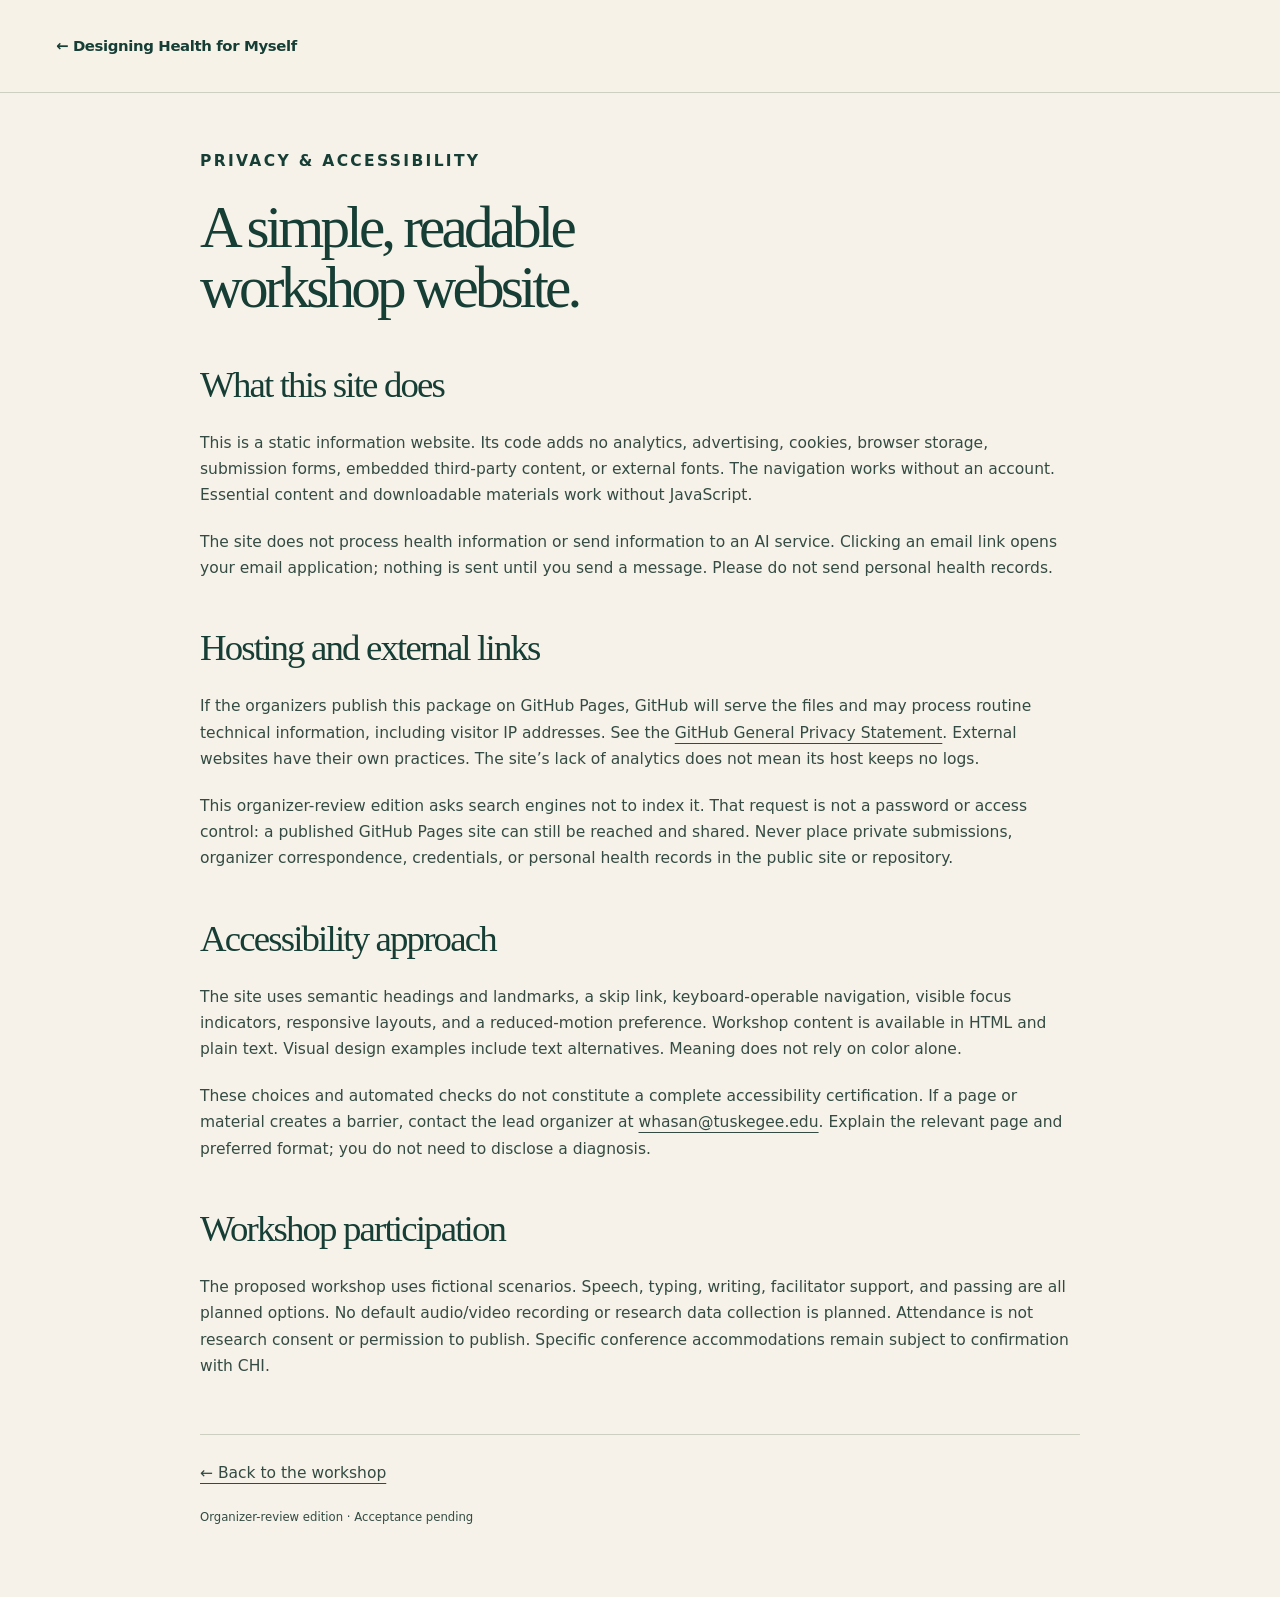
<file: resources/privacy.html>
<!doctype html><html lang="en"><head><meta charset="utf-8"><meta name="viewport" content="width=device-width, initial-scale=1"><meta name="robots" content="noindex, nofollow"><meta name="description" content="Privacy and accessibility information for the proposed Designing Health for Myself workshop website."><title>Privacy &amp; accessibility | Designing Health for Myself</title><link rel="icon" href="../assets/favicon.svg" type="image/svg+xml"><link rel="stylesheet" href="../assets/styles.css"></head><body class="document-page"><a class="skip-link" href="#main">Skip to main content</a><header class="site-header"><div class="container header-inner"><a class="brand" href="../index.html">← Designing Health for Myself</a></div></header><main id="main" class="container document-main"><p class="eyebrow">Privacy &amp; accessibility</p><h1>A simple, readable<br>workshop website.</h1><h2>What this site does</h2><p>This is a static information website. Its code adds no analytics, advertising, cookies, browser storage, submission forms, embedded third-party content, or external fonts. The navigation works without an account. Essential content and downloadable materials work without JavaScript.</p><p>The site does not process health information or send information to an AI service. Clicking an email link opens your email application; nothing is sent until you send a message. Please do not send personal health records.</p><h2>Hosting and external links</h2><p>If the organizers publish this package on GitHub Pages, GitHub will serve the files and may process routine technical information, including visitor IP addresses. See the <a href="https://docs.github.com/en/site-policy/privacy-policies/github-general-privacy-statement">GitHub General Privacy Statement</a>. External websites have their own practices. The site’s lack of analytics does not mean its host keeps no logs.</p><p>This organizer-review edition asks search engines not to index it. That request is not a password or access control: a published GitHub Pages site can still be reached and shared. Never place private submissions, organizer correspondence, credentials, or personal health records in the public site or repository.</p><h2>Accessibility approach</h2><p>The site uses semantic headings and landmarks, a skip link, keyboard-operable navigation, visible focus indicators, responsive layouts, and a reduced-motion preference. Workshop content is available in HTML and plain text. Visual design examples include text alternatives. Meaning does not rely on color alone.</p><p>These choices and automated checks do not constitute a complete accessibility certification. If a page or material creates a barrier, contact the lead organizer at <a href="mailto:whasan@tuskegee.edu?subject=Workshop%20website%20accessibility">whasan@tuskegee.edu</a>. Explain the relevant page and preferred format; you do not need to disclose a diagnosis.</p><h2>Workshop participation</h2><p>The proposed workshop uses fictional scenarios. Speech, typing, writing, facilitator support, and passing are all planned options. No default audio/video recording or research data collection is planned. Attendance is not research consent or permission to publish. Specific conference accommodations remain subject to confirmation with CHI.</p><footer class="document-footer"><p><a href="../index.html">← Back to the workshop</a></p><p class="small">Organizer-review edition · Acceptance pending</p></footer></main></body></html>
</file>
<file: assets/styles.css>
/* System fonts and local assets only. No network or build dependencies. */
:root{--paper:#f6f2e9;--white:#fffcf6;--ink:#163e35;--body:#334b42;--muted:#59675d;--line:#cdcfc0;--sage:#e3e8d9;--orange:#a34423;--peach:#ed926c;--serif:Georgia,'Times New Roman',serif;--sans:Inter,'Avenir Next',Avenir,system-ui,-apple-system,BlinkMacSystemFont,'Segoe UI',sans-serif;color-scheme:light}
*{box-sizing:border-box}html{scroll-behavior:smooth;scroll-padding-top:95px}body{margin:0;background:var(--paper);color:var(--body);font:16px/1.7 var(--sans);-webkit-font-smoothing:antialiased}a{color:inherit;text-underline-offset:5px;text-decoration-thickness:1px}button{font:inherit}button,a,summary{-webkit-tap-highlight-color:transparent}button:not([disabled]),summary{cursor:pointer}a:focus-visible,button:focus-visible,summary:focus-visible{outline:3px solid var(--orange);outline-offset:5px;border-radius:2px}h1,h2,h3,h4,p{margin-top:0}h1,h2,h3,h4{color:var(--ink)}h1,h2{font-family:var(--serif);font-weight:400}h1{font-size:clamp(3.8rem,6.35vw,6.6rem);line-height:1.015;letter-spacing:-.065em;margin-bottom:26px}h1 span,h2 em{font-weight:400;font-style:italic}h2{font-size:clamp(2.6rem,4.5vw,4.55rem);line-height:1.06;letter-spacing:-.05em;margin-bottom:26px}h3{font-size:1.35rem;line-height:1.3;letter-spacing:-.025em;margin-bottom:17px}h4{font-size:1.025rem;line-height:1.45;margin-bottom:5px}p{margin-bottom:20px}p:last-child{margin-bottom:0}svg{display:block}ul,ol{padding:0;margin:0}strong{font-weight:650}::selection{background:#d4e0b7;color:#163e35}.container{width:min(1280px,calc(100% - 112px));margin-inline:auto}.skip-link{position:absolute;left:24px;top:-100px;z-index:100;background:var(--white);padding:12px 20px}.skip-link:focus{top:12px}.status-bar{background:var(--ink);color:#f6f2e9;font-size:.75rem;letter-spacing:.018em;line-height:1.4}.status-bar .container{display:flex;align-items:center;justify-content:center;gap:12px;min-height:37px;padding-block:8px}.status-dot{width:7px;height:7px;background:var(--peach);display:inline-block;flex-shrink:0;border-radius:50%}.status-divider{opacity:.45;margin:0 2px}.site-header{background:rgba(246,242,233,.97);border-bottom:1px solid var(--line);position:sticky;top:0;z-index:20}.header-inner{display:flex;align-items:center;justify-content:space-between;min-height:92px;gap:36px}.brand{display:flex;align-items:center;gap:13px;text-decoration:none;line-height:1.13;font-size:.93rem;font-weight:700;letter-spacing:-.025em;color:var(--ink)}.brand svg{width:39px;height:39px}.brand em{font-family:var(--serif);font-size:1.08em;font-weight:400;letter-spacing:0}.primary-nav{display:flex;align-items:center;gap:31px;font-size:.81rem;font-weight:600}.primary-nav a{text-decoration:none;padding:13px 0;border-bottom:1px solid transparent}.primary-nav a:hover{border-color:var(--ink)}.primary-nav a:last-child{border:1px solid var(--ink);padding:10px 17px}.primary-nav a:last-child span{margin-left:13px}.menu-toggle{display:none}.hero{display:grid;grid-template-columns:1.17fr 1fr;gap:68px;align-items:center;padding-top:75px;padding-bottom:72px}.eyebrow{font-size:.68rem;font-weight:700;letter-spacing:.15em;text-transform:uppercase;color:var(--ink);margin-bottom:23px;display:flex;align-items:center;gap:12px}.small-rule{display:inline-block;width:28px;height:1px;background:var(--ink)}.hero-subtitle{font-size:1.25rem;line-height:1.45;font-weight:500;letter-spacing:-.025em;color:var(--ink);margin-bottom:21px}.hero-description{max-width:420px;font-size:.94rem;line-height:1.7;color:var(--muted);margin-bottom:30px}.hero-actions{display:flex;gap:25px;align-items:center;flex-wrap:wrap}.button{display:inline-flex;align-items:center;justify-content:center;gap:27px;font-size:.78rem;font-weight:650;text-decoration:none;padding:16px 20px;border:1px solid var(--ink);min-height:50px}.button-dark{background:var(--ink);color:var(--paper)}.button-dark:hover{background:#2b5547}.text-link{font-size:.79rem;font-weight:650}.text-link span{margin-left:10px}.hero-facts{display:grid;grid-template-columns:1fr 1fr 1.24fr;border-top:1px solid var(--line);margin-top:44px;padding-top:22px;gap:13px}.hero-facts span{font-size:.62rem;line-height:1.6;color:var(--muted)}.hero-facts strong{display:block;font-size:.79rem;line-height:1.3;margin-bottom:6px;color:var(--ink)}
.hero-visual{height:515px;background:#e3e7d9;position:relative;overflow:hidden;border-radius:3px;color:var(--ink)}.visual-caption{position:absolute;top:24px;left:27px;right:27px;display:flex;align-items:center;justify-content:space-between;font-size:.58rem;font-weight:700;letter-spacing:.16em}.visual-caption span:last-child{font-size:1.6rem;line-height:1}.orbit-line{position:absolute;border:1px solid #a9b3a0;border-radius:50%;pointer-events:none}.orbit-one{width:415px;height:415px;left:80px;top:37px;transform:rotate(-18deg)}.orbit-two{width:330px;height:455px;left:80px;top:40px;transform:rotate(44deg)}.decision-card{position:absolute;border:1px solid #bac2af;background:var(--white);box-shadow:0 5px 16px #203e3010;border-radius:3px}.card-label{display:flex;align-items:center;gap:7px;letter-spacing:.09em;font-weight:700;font-size:.52rem}.circle-number{display:grid;place-items:center;border:1px solid currentColor;border-radius:50%;width:18px;height:18px;font-size:.48rem;letter-spacing:0}.goal-card{left:34px;top:74px;width:229px;min-height:195px;padding:20px 21px;transform:rotate(-5deg)}.goal-card p{font-family:var(--serif);font-size:2.05rem;line-height:1.05;letter-spacing:-.045em;margin:17px 0 5px}.hand-line{height:8px;width:113px;border-bottom:3px solid var(--peach);border-radius:50%;margin-top:-6px;transform:rotate(-4deg)}.card-footnote{display:block;font-size:.48rem;margin-top:15px;color:var(--muted)}.suggestion-card{right:19px;top:156px;width:212px;padding:19px 19px 17px;background:#f4dfcd;transform:rotate(5deg)}.suggestion-card .card-label{margin-bottom:15px}.suggestion-row{font-size:.66rem;padding:5px 0;display:flex;align-items:center;gap:10px;border-top:1px solid #cfbba8}.suggestion-row>span{font-size:1rem;line-height:1}.choice-card{left:73px;top:292px;width:280px;padding:20px 22px 21px;background:var(--ink);color:var(--paper);transform:rotate(-2deg);border-color:var(--ink)}.choice-card p{font-family:var(--serif);font-size:1.8rem;line-height:1.1;letter-spacing:-.03em;margin:17px 0}.choice-chips{display:flex;flex-wrap:wrap;gap:6px}.choice-chips span{border:1px solid #769384;border-radius:20px;padding:3px 8px;font-size:.45rem;white-space:nowrap}.visual-bottom{position:absolute;bottom:21px;left:26px;right:24px;display:flex;align-items:center;gap:12px}.star{font-size:2.2rem;line-height:1}.visual-bottom>span:nth-child(2){font-size:.6rem;line-height:1.4;font-weight:600}.figure-number{margin-left:auto;font-size:.42rem;letter-spacing:.08em;line-height:1.6;text-align:right}.discipline-strip{border-top:1px solid var(--line);border-bottom:1px solid var(--line);padding:23px 0}.discipline-strip .container{display:flex;align-items:center;justify-content:space-between;gap:35px}.discipline-strip span{font-size:.61rem;font-weight:600;text-transform:uppercase;letter-spacing:.09em;flex-shrink:0}.discipline-strip p{font-family:var(--serif);font-size:.92rem;line-height:1.6;margin:0;color:var(--ink)}.discipline-strip i{font-style:normal;color:#879584;margin:0 12px}.section{padding-top:100px;padding-bottom:100px}.section-intro{max-width:750px}.section-intro>p:not(.eyebrow){font-size:1.04rem;max-width:650px}.about-grid{display:grid;grid-template-columns:1fr 1fr;gap:72px;margin-top:42px;margin-bottom:54px;padding-top:33px;border-top:1px solid var(--line)}.about-grid p{font-size:.86rem}.about-grid .large-copy{font-family:var(--serif);font-size:1.48rem;line-height:1.45;letter-spacing:-.02em;color:var(--ink)}.question-grid{display:grid;grid-template-columns:repeat(3,1fr);border:1px solid var(--line)}.question-card{padding:32px 29px;display:flex;flex-direction:column;border-right:1px solid var(--line)}.question-card:last-child{border-right:0}.question-number{font-family:var(--serif);font-style:italic;font-size:2rem;color:var(--orange);line-height:1;display:block;margin-bottom:40px}.question-card h3{font-size:1.25rem}.question-card p{font-size:.84rem;line-height:1.75;margin-bottom:30px}.topic-label{font-size:.57rem;font-weight:700;letter-spacing:.11em;margin-top:auto;color:var(--muted)}.outcomes-band{background:var(--ink);color:#c7d4c7;padding:75px 0}.outcomes-layout{display:grid;grid-template-columns:1fr 1fr;gap:90px;align-items:start}.eyebrow.light{color:#b8caae}.outcomes-band h2,.contact-band h2{color:var(--paper);font-size:clamp(2.7rem,4.1vw,4rem)}.outcomes-band em,.contact-band em{color:#debc94}.outcomes-band p{font-size:.85rem}.outcomes-list{list-style:none}.outcomes-list li{display:flex;gap:26px;border-top:1px solid #547263;padding:24px 0}.outcomes-list li:first-child{padding-top:0;border-top:0}.outcomes-list li:last-child{padding-bottom:0}.outcomes-list>li>span{font-size:.65rem;color:#cdb999;padding-top:5px}.outcomes-list h3{font-size:1.1rem;color:var(--paper);margin-bottom:9px}.participation-layout{display:grid;grid-template-columns:1.55fr 1fr;gap:90px;margin-top:44px;align-items:start}.participation-main>p{font-size:.9rem}.participation-main>h3{font-size:1.2rem}.submission-prompts{list-style:none;margin:30px 0}.submission-prompts li{display:flex;gap:19px;margin-bottom:19px}.submission-prompts li>span{width:28px;height:28px;display:grid;place-items:center;border:1px solid #a9b4a0;border-radius:50%;font-size:.7rem;margin-top:2px;flex-shrink:0}.submission-prompts strong{font-size:.89rem;color:var(--ink)}.submission-prompts p{font-size:.83rem;margin-top:3px}.subheading{margin-top:38px}.dates-card{background:#e9ebdd;padding:31px 30px;border:1px solid #c6ccb9}.pill{display:inline-block;border-radius:30px;padding:5px 10px;font-size:.6rem;font-weight:650;line-height:1.5}.pill-warm{color:#6b3019;background:#f4d5b9;border:1px solid #d9b499;margin-bottom:22px}.dates-card h3{font-family:var(--serif);font-weight:400;font-size:2.2rem;line-height:1.12;letter-spacing:-.04em}.dates-card dl{margin:26px 0 20px}.dates-card dl>div{padding:15px 0;border-bottom:1px solid #c6ccb9}.dates-card dt{font-size:.65rem;color:var(--muted);margin-bottom:5px;display:flex;align-items:center;justify-content:space-between;gap:5px}.dates-card dt span{font-style:italic;font-size:.6rem}.dates-card dd{font-size:.94rem;font-weight:600;margin:0;color:var(--ink)}.dates-card small{font-size:.65rem;font-weight:400}.small{font-size:.73rem!important;line-height:1.75}.closed-notice{border-top:1px solid #acb7a2;margin-top:25px;padding-top:20px;margin-bottom:20px}.closed-notice>.status-dot{background:var(--orange);margin-right:5px}.closed-notice strong{font-size:.8rem;color:var(--ink)}.closed-notice p{font-size:.75rem;margin-top:8px}.cfp-details{margin-top:34px;border-top:1px solid var(--line);border-bottom:1px solid var(--line)}summary{list-style:none;display:flex;gap:18px;align-items:center;justify-content:space-between;color:var(--ink);font-size:.84rem;font-weight:650;padding:20px 0}summary::-webkit-details-marker{display:none}.plus{font-weight:400;font-size:1.4rem;line-height:1;flex-shrink:0}details[open] .plus{transform:rotate(45deg)}.details-body{padding-bottom:22px;font-size:.85rem}.notice-inline{padding:15px 18px;border-left:3px solid var(--orange);background:#f1e4d3;font-size:.78rem}.program-section{background:#ecebdf;border-block:1px solid var(--line)}.section-heading-row{display:grid;grid-template-columns:1.4fr 1fr;gap:70px;align-items:end;margin-bottom:50px}.section-heading-row h2{margin:0}.section-heading-row>p{max-width:440px;font-size:.89rem;margin-bottom:4px}.program-grid{display:grid;grid-template-columns:1fr 1fr;gap:50px}.session-heading{display:flex;gap:19px;align-items:start;padding-bottom:28px;border-bottom:1px solid #b6c0ad}.session-heading .eyebrow{font-size:.57rem;letter-spacing:.13em;margin-bottom:13px}.session-heading h3{font-size:1.55rem;letter-spacing:-.04em;margin:0;font-weight:500}.session-marker{font-family:var(--serif);font-style:italic;display:grid;place-items:center;border:1px solid #a9b79f;width:43px;height:43px;border-radius:50%;font-size:1.1rem;flex-shrink:0}.marker-orange{border-color:#cfb69f;color:var(--orange)}.agenda-list{list-style:none}.agenda-list li{display:grid;grid-template-columns:67px 1fr;gap:20px;min-height:135px;padding:25px 0;border-bottom:1px solid #c7ccbd}.agenda-time{font-size:.8rem;letter-spacing:-.025em;color:var(--ink);font-weight:600;line-height:1.5}.agenda-time small{display:block;font-size:.5rem;letter-spacing:.09em;font-weight:500;margin-top:5px;color:var(--muted)}.agenda-list p{font-size:.8rem;line-height:1.75}.break-note{display:flex;gap:20px;align-items:center;padding:24px 28px;margin-top:35px;border:1px solid #bcc5b0;background:#f5f2e8}.break-note>span{font-size:2rem}.break-note strong{font-size:.84rem}.break-note p{font-size:.74rem;margin-top:4px}.break-note a{font-size:.74rem;white-space:nowrap;margin-left:auto;font-weight:600}.break-note a span{margin-left:14px}.access-layout{display:grid;grid-template-columns:1fr 1.1fr;gap:95px}.access-layout>div>p:not(.eyebrow){font-size:.86rem;max-width:430px}.access-points article{display:flex;gap:25px;padding:0 0 25px;margin-bottom:25px;border-bottom:1px solid var(--line)}.access-points article:last-child{margin-bottom:0;padding-bottom:0;border:0}.access-points article>span{font-size:1.9rem;line-height:1.2;width:26px;color:var(--orange);flex-shrink:0}.access-points h3{font-size:1.1rem;margin-bottom:9px}.access-points p{font-size:.82rem}.organizers-section{border-block:1px solid var(--line);background:#eeeee3}.organizer-grid{display:grid;grid-template-columns:repeat(4,1fr);gap:25px}.organizer-initials{width:62px;height:62px;border:1px solid #aeba9f;background:#dde3cc;display:grid;place-items:center;font-family:var(--serif);font-size:1.25rem;font-style:italic;border-radius:50%;margin-bottom:27px}.initials-2{background:#ead5c0;border-color:#ccb29c}.initials-3{background:#d8dfd6;border-color:#afc0b1}.initials-4{background:#e5e0bf;border-color:#bfb798}.organizer h3{font-size:1.16rem;margin-bottom:7px}.organizer p{font-size:.8rem}.organizer-role{font-size:.64rem!important;font-weight:600;color:var(--muted);margin-bottom:23px;min-height:22px}.proposed-role{border-top:1px solid var(--line);padding-top:15px;font-size:.72rem!important}.proposed-role strong{display:block;font-size:.57rem;text-transform:uppercase;letter-spacing:.08em;color:var(--muted);margin-bottom:7px}.organizer-note{font-size:.73rem;margin-top:35px;padding-top:24px;border-top:1px solid var(--line)}.resource-grid{display:grid;grid-template-columns:repeat(3,1fr);gap:20px}.resource-card{display:flex;flex-direction:column;border:1px solid var(--line);text-decoration:none;padding:29px 26px;background:var(--white)}.resource-card:hover{border-color:var(--ink);background:#eef0e1}.resource-type{font-size:.52rem;font-weight:600;letter-spacing:.12em;color:var(--muted);margin-bottom:33px}.resource-card h3{font-family:var(--serif);font-weight:400;font-size:2rem;letter-spacing:-.04em;line-height:1.1;margin-bottom:20px}.resource-card p{font-size:.78rem;margin-bottom:30px}.resource-link{display:flex;align-items:center;justify-content:space-between;gap:15px;padding-top:18px;border-top:1px solid var(--line);font-size:.72rem;font-weight:650;margin-top:auto}.resource-link>span{font-size:1rem}.publication-note{display:grid;grid-template-columns:1fr 2.2fr;gap:35px;border-top:1px solid var(--line);padding-top:30px;margin-top:39px}.publication-note h3{font-size:1.05rem}.publication-note p{font-size:.8rem}.faq-section{display:grid;grid-template-columns:1fr 1.6fr;gap:80px;padding-top:0}.faq-section h2{font-size:3rem}.faq-list{border-top:1px solid var(--line)}.faq-list details{border-bottom:1px solid var(--line)}.faq-list summary{font-size:.9rem;padding:22px 0}.contact-band{background:var(--ink);color:#cad7c8;padding:65px 0}.contact-inner{display:grid;grid-template-columns:1.2fr 1fr;gap:70px;align-items:center}.contact-band h2{margin-bottom:0;font-size:3.4rem}.contact-details{padding-left:20px}.contact-details p{font-size:.8rem}.contact-details strong{color:var(--paper);font-size:.98rem;display:block;margin-top:3px}.contact-details a{font-family:var(--serif);color:var(--paper);font-size:1.6rem;letter-spacing:-.035em;display:inline-block;margin-bottom:17px}.contact-details a span{font-family:var(--sans);font-size:1.2rem;margin-left:18px}.contact-band a:focus-visible{outline-color:#ed926c}.site-footer{padding:35px 0 24px}.footer-top{display:flex;gap:55px;align-items:center;justify-content:space-between;padding-bottom:29px}.footer-brand{font-size:1rem}.footer-top>p{font-size:.7rem;margin:0;margin-right:auto}.footer-top>a:last-child{font-size:.66rem}.footer-bottom{border-top:1px solid var(--line);padding-top:22px;display:flex;justify-content:space-between;gap:30px}.footer-bottom p{font-size:.59rem;margin:0;max-width:530px}.document-page .site-header{position:static}.document-main{max-width:880px;padding-top:55px;padding-bottom:70px}.document-main h1{font-size:3.7rem;max-width:760px}.document-main h2{font-size:2.3rem;margin-top:47px}.document-main h3{font-size:1.25rem;margin-top:28px}.document-main p,.document-main li{font-size:.97rem}.document-main ul,.document-main ol{padding-left:24px}.document-main li{padding-bottom:8px}.document-main .document-tools{display:flex;gap:20px;align-items:center;margin:26px 0 34px}.worksheet{border:1px solid var(--line);padding:25px 28px;margin-block:23px}.worksheet h3{margin-top:0}.worksheet dt{font-size:.85rem;font-weight:650;margin-top:18px}.worksheet dd{border-bottom:1px dotted #aeb5a3;min-height:32px;margin:0}.worksheet dd:first-of-type{margin-top:5px}.document-footer{border-top:1px solid var(--line);padding-top:25px;margin-top:55px}.scenario-tag{font-size:.65rem;text-transform:uppercase;letter-spacing:.1em;color:var(--orange);font-weight:700}.print-button{background:transparent;color:var(--ink)}[hidden]{display:none!important}
@media(min-width:1450px){.hero{gap:86px}.hero-visual{height:565px}.goal-card{top:85px;left:40px;width:245px}.suggestion-card{top:174px;right:31px;width:230px}.choice-card{top:315px;left:88px;width:303px;padding:25px}.choice-card p{font-size:2rem}.orbit-one{width:440px;height:440px;top:56px;left:85px}}
@media(max-width:1100px){.container{width:calc(100% - 72px)}.hero{gap:34px;padding-top:55px}.hero-visual{height:478px}.hero h1{font-size:4.3rem}.hero-actions{gap:18px}.hero-actions .text-link{font-size:.73rem}.hero-facts{margin-top:34px}.goal-card{left:20px;top:65px;width:210px}.suggestion-card{width:185px;right:16px;top:154px}.choice-card{left:38px;top:273px;width:260px}.visual-bottom{bottom:15px}.discipline-strip .container{align-items:start}.discipline-strip p{font-size:.78rem}.discipline-strip i{margin-inline:6px}.section{padding-top:80px;padding-bottom:80px}.about-grid,.outcomes-layout{gap:50px}.participation-layout{gap:50px;grid-template-columns:1.4fr 1fr}.question-card{padding:28px 23px}.dates-card{padding:26px 23px}.section-heading-row{gap:45px}.program-grid{gap:33px}.agenda-list li{min-height:150px;gap:14px;grid-template-columns:59px 1fr}.access-layout{gap:60px}.organizer-grid{gap:20px}.organizer h3{font-size:1.07rem}.resource-card{padding:25px 21px}.faq-section{padding-top:0;gap:45px}.contact-details a{font-size:1.4rem}.footer-top{gap:28px}}
@media(max-width:860px){html{scroll-padding-top:85px}.container{width:calc(100% - 48px)}.header-inner{min-height:76px;position:relative;gap:20px;flex-wrap:wrap;padding-block:13px}.brand{font-size:.83rem}.brand svg{width:34px;height:34px}.primary-nav{width:100%;gap:20px;justify-content:flex-start;flex-wrap:wrap;padding:6px 0}.primary-nav a:last-child{border:0;padding:13px 0}.js .menu-toggle{display:flex;align-items:center;gap:12px;background:transparent;border:1px solid var(--ink);padding:7px 10px;font-size:.73rem;color:var(--ink)}.menu-toggle svg{width:21px;height:21px;stroke:currentColor;fill:none;stroke-width:1.4}.js .primary-nav{display:none;position:absolute;top:100%;left:-24px;right:-24px;width:auto;background:var(--paper);border-block:1px solid var(--line);padding:14px 24px 24px;box-shadow:0 12px 20px #163e3510}.js .primary-nav.is-open{display:flex;flex-direction:column;align-items:stretch;gap:0}.js .primary-nav a{padding:12px 2px;font-size:.95rem}.hero{grid-template-columns:1fr 1fr;gap:28px;padding-block:46px}.hero h1{font-size:3.45rem}.hero .eyebrow{font-size:.55rem;letter-spacing:.11em;gap:9px;margin-bottom:20px}.small-rule{width:18px}.hero-subtitle{font-size:1.04rem}.hero-description{font-size:.83rem}.desktop-break{display:none}.hero-actions{gap:14px}.hero-actions .button{padding:13px 16px;font-size:.71rem;gap:16px}.hero-facts{gap:10px;grid-template-columns:1fr 1fr}.hero-facts>span:last-child{grid-column:1/-1}.hero-facts strong{font-size:.75rem}.hero-visual{height:451px}.visual-caption{left:18px;right:18px;font-size:.46rem}.goal-card{left:17px;top:61px;width:188px;padding:17px}.goal-card p{font-size:1.85rem}.suggestion-card{width:171px;right:12px;top:172px;padding:15px}.suggestion-row{font-size:.57rem}.choice-card{left:25px;top:281px;width:239px;padding:17px}.choice-card p{font-size:1.58rem;margin:12px 0}.choice-chips{gap:4px}.choice-chips span{font-size:.41rem;padding:2px 6px}.card-label{font-size:.47rem}.card-footnote{font-size:.42rem}.visual-bottom{display:none}.orbit-line{left:10px}.discipline-strip .container{display:block}.discipline-strip span{display:block;margin-bottom:8px}.discipline-strip p{font-size:.88rem}.section{padding-block:66px}.section h2{font-size:3rem}.about-grid{gap:32px;margin-top:30px}.about-grid .large-copy{font-size:1.28rem}.question-grid{grid-template-columns:1fr}.question-card{display:grid;grid-template-columns:40px 1fr 1.2fr;gap:18px;padding:27px;border-right:0;border-bottom:1px solid var(--line);align-items:start}.question-card:last-child{border-bottom:0}.question-number{margin:0;font-size:1.5rem}.question-card h3{font-size:1.12rem;margin:0}.question-card p{margin:0;font-size:.79rem}.topic-label{grid-column:2/-1;font-size:.53rem}.outcomes-layout{gap:40px}.outcomes-band{padding-block:58px}.outcomes-band h2{font-size:2.6rem}.outcomes-list li{gap:18px}.outcomes-list h3{font-size:.96rem}.outcomes-list p{font-size:.77rem}.participation-layout{gap:32px;grid-template-columns:1.3fr 1fr}.dates-card{padding:25px 21px}.dates-card h3{font-size:1.8rem}.dates-card dd{font-size:.82rem}.dates-card dt{font-size:.58rem}.section-heading-row{gap:35px;grid-template-columns:1.2fr 1fr}.program-grid{gap:28px}.session-heading{gap:13px}.session-marker{width:35px;height:35px;font-size:.9rem}.session-heading h3{font-size:1.25rem}.session-heading .eyebrow{font-size:.49rem;letter-spacing:.08em}.agenda-list li{grid-template-columns:1fr;gap:8px;min-height:180px}.agenda-time{display:flex;gap:8px;align-items:center;font-size:.7rem}.agenda-time small{margin:0}.agenda-list h4{font-size:.97rem}.agenda-list p{font-size:.79rem}.break-note{gap:15px;padding:20px;flex-wrap:wrap}.break-note>div{flex:1}.break-note a{margin-left:38px}.access-layout{gap:40px}.access-points article{gap:17px}.access-points h3{font-size:1rem}.organizer-grid{grid-template-columns:repeat(2,1fr);gap:35px}.organizer-role{min-height:0}.resource-grid{gap:14px}.resource-card{padding:24px 18px}.resource-type{font-size:.47rem;letter-spacing:.04em}.resource-card h3{font-size:1.65rem}.resource-card p{font-size:.73rem}.resource-link{font-size:.63rem}.faq-section{padding-top:0;gap:35px;grid-template-columns:1fr 1.45fr}.faq-section h2{font-size:2.65rem}.faq-list summary{font-size:.84rem}.contact-inner{gap:36px}.contact-band h2{font-size:2.7rem}.contact-details{padding:0}.contact-details a{font-size:1.12rem}.contact-details a span{margin-left:6px;font-size:.9rem}.footer-top{flex-wrap:wrap;gap:23px}.footer-top>a:last-child{width:100%}.footer-bottom{display:block}.footer-bottom p{margin-bottom:9px}.document-main h1{font-size:3.2rem}.document-main h2{font-size:2.2rem}}
@media(max-width:620px){.status-bar .container{gap:5px 7px;flex-wrap:wrap;line-height:1.35;justify-content:flex-start;padding-block:9px;font-size:.6rem}.status-divider{display:none}.status-bar .container>span:last-child{display:block;flex-basis:100%;margin-left:14px}.hero{grid-template-columns:1fr;gap:35px;padding-top:36px;padding-bottom:34px}.hero h1{font-size:clamp(3.65rem,13vw,5.4rem);line-height:1.02;margin-bottom:22px}.hero .eyebrow{font-size:.58rem;margin-bottom:22px}.hero-subtitle{font-size:1.1rem;max-width:330px}.hero-description{font-size:.87rem;max-width:380px}.hero-actions{gap:20px;align-items:center}.hero-actions .button{font-size:.72rem;padding:14px 15px;gap:17px}.hero-actions .text-link{font-size:.7rem}.hero-facts{grid-template-columns:1fr 1fr 1.2fr;margin-top:28px;padding-top:20px;gap:9px}.hero-facts>span:last-child{grid-column:auto}.hero-facts span{font-size:.53rem}.hero-facts strong{font-size:.7rem}.hero-visual{height:400px;margin-top:2px}.visual-caption{top:19px;left:23px;right:23px;font-size:.5rem}.goal-card{top:59px;left:27px;width:202px;min-height:169px;padding:17px 18px}.goal-card p{font-size:1.85rem;margin-top:15px}.card-footnote{margin-top:11px}.suggestion-card{top:147px;right:20px;width:179px;padding:15px}.choice-card{top:249px;left:44px;width:246px;padding:16px 18px}.choice-card p{font-size:1.57rem;margin:13px 0}.choice-chips span{font-size:.44rem}.orbit-one{top:10px;left:26px;width:360px;height:360px}.orbit-two{left:25px;top:-10px;width:330px;height:430px}.discipline-strip{padding:18px 0}.discipline-strip span{font-size:.51rem}.discipline-strip p{font-size:.79rem;line-height:1.85}.discipline-strip i{margin-inline:4px}.section{padding-block:54px}.eyebrow{font-size:.58rem;margin-bottom:20px}.section h2{font-size:2.65rem;line-height:1.08;letter-spacing:-.055em;margin-bottom:22px}.section-intro>p:not(.eyebrow){font-size:.93rem}.about-grid{grid-template-columns:1fr;gap:5px;padding-top:25px;margin-bottom:31px}.about-grid .large-copy{font-size:1.35rem;margin-bottom:22px}.about-grid p{font-size:.84rem}.question-card{grid-template-columns:31px 1fr;gap:14px;padding:24px 20px}.question-card h3{font-size:1.14rem}.question-card h3 br{display:none}.question-card p{grid-column:2;font-size:.8rem}.topic-label{font-size:.5rem;margin-top:8px}.question-number{font-size:1.4rem}.outcomes-layout{grid-template-columns:1fr;gap:28px}.outcomes-band{padding-block:49px}.outcomes-band h2{font-size:2.65rem;margin-bottom:20px}.outcomes-band p{font-size:.81rem}.outcomes-list li{padding-block:21px}.outcomes-list h3{font-size:1.03rem}.outcomes-list p{font-size:.8rem}.participation-layout{grid-template-columns:1fr;gap:31px;margin-top:29px}.participation-main>p{font-size:.85rem}.dates-card{padding:27px 25px}.dates-card h3{font-size:2.15rem}.dates-card dd{font-size:.97rem}.dates-card dt{font-size:.69rem}.dates-card dt span{font-size:.63rem}.dates-card .small{font-size:.76rem!important}.closed-notice strong{font-size:.86rem}.closed-notice p{font-size:.8rem}.section-heading-row{grid-template-columns:1fr;gap:0;margin-bottom:33px}.section-heading-row>p{font-size:.85rem}.section-heading-row h2{margin-bottom:22px}.program-grid{grid-template-columns:1fr;gap:35px}.session-heading{gap:19px;padding-bottom:22px}.session-heading h3{font-size:1.38rem}.session-heading .eyebrow{font-size:.55rem;letter-spacing:.09em}.session-marker{width:39px;height:39px;font-size:1rem}.agenda-list li{grid-template-columns:59px 1fr;gap:16px;min-height:0;padding-block:23px}.agenda-time{display:block;font-size:.75rem}.agenda-time small{margin-top:4px}.agenda-list h4{font-size:.95rem}.agenda-list p{font-size:.8rem}.break-note{margin-top:26px;padding:19px 20px;align-items:start}.break-note>span{font-size:1.6rem}.break-note strong{font-size:.81rem}.break-note p{font-size:.72rem}.break-note a{font-size:.7rem;margin-left:34px}.access-layout{grid-template-columns:1fr;gap:35px}.access-layout>div>p:not(.eyebrow){font-size:.87rem}.access-points article{gap:21px;padding-bottom:24px;margin-bottom:24px}.access-points h3{font-size:1.06rem}.access-points p{font-size:.81rem}.organizer-grid{gap:32px 23px}.organizer-initials{width:52px;height:52px;font-size:1.1rem;margin-bottom:18px}.organizer h3{font-size:1rem;min-height:26px;margin-bottom:7px}.organizer-role{font-size:.57rem!important;min-height:32px;margin-bottom:15px}.organizer p{font-size:.73rem;line-height:1.75}.proposed-role{font-size:.68rem!important}.proposed-role strong{font-size:.51rem}.organizer-note{font-size:.7rem}.resource-grid{grid-template-columns:1fr;gap:15px}.resource-card{padding:25px}.resource-type{font-size:.54rem;letter-spacing:.1em;margin-bottom:25px}.resource-card h3{font-size:2rem;margin-bottom:18px}.resource-card h3 br{display:none}.resource-card p{font-size:.82rem;margin-bottom:25px}.resource-link{font-size:.76rem}.publication-note{grid-template-columns:1fr;gap:0;padding-top:26px;margin-top:29px}.publication-note p{font-size:.8rem}.faq-section{grid-template-columns:1fr;gap:8px;padding-top:0}.faq-section h2{font-size:2.65rem;margin-bottom:19px}.faq-list summary{font-size:.87rem;line-height:1.55;padding-block:21px}.details-body{font-size:.82rem}.contact-band{padding-block:49px}.contact-inner{grid-template-columns:1fr;gap:31px}.contact-band h2{font-size:2.75rem}.contact-details a{font-size:1.45rem}.contact-details a span{font-size:1.1rem;margin-left:8px}.contact-details p{font-size:.8rem}.site-footer{padding-top:27px}.footer-top{gap:20px;align-items:start;padding-bottom:24px}.footer-top>p{font-size:.6rem;margin:0}.footer-brand{font-size:.88rem}.footer-top>a:last-child{font-size:.64rem}.footer-bottom{padding-top:18px}.footer-bottom p{font-size:.58rem;line-height:1.85}.document-main{padding-top:40px;padding-bottom:45px}.document-main h1{font-size:2.8rem}.document-main h2{font-size:2rem}.document-main p,.document-main li{font-size:.9rem}.document-main .document-tools{flex-wrap:wrap;gap:15px}.worksheet{padding:21px}.document-main .eyebrow{font-size:.6rem}}
@media(max-width:365px){.container{width:calc(100% - 36px)}.hero h1{font-size:3.35rem}.hero-actions{gap:15px}.hero-actions .text-link{font-size:.65rem}.hero-visual{height:390px}.goal-card{left:20px;width:189px}.suggestion-card{right:12px;width:171px}.choice-card{left:27px;width:239px}.hero-facts{gap:7px}.hero-facts strong{font-size:.65rem}.hero-facts span{font-size:.49rem}.organizer-grid{gap:28px 17px}.organizer h3{font-size:.94rem}.contact-details a{font-size:1.3rem}.js .primary-nav{left:-18px;right:-18px;padding-inline:18px}}
@media(prefers-reduced-motion:reduce){html{scroll-behavior:auto}*,*::before,*::after{animation:none!important;transition:none!important}}
@media print{@page{margin:17mm}html{scroll-behavior:auto;scroll-padding-top:0}body{background:#fff;color:#111;font:10pt/1.5 Arial,sans-serif}.container{width:100%;max-width:none}.site-header,.primary-nav,.menu-toggle,.hero-visual,.hero-actions,.skip-link,.discipline-strip,.site-footer,.contact-band,.document-tools{display:none!important}.status-bar{background:#fff;color:#333;border-bottom:1px solid #999}.status-bar .container{justify-content:flex-start}.hero,.section,.outcomes-band{padding:20px 0}.hero,.about-grid,.outcomes-layout,.participation-layout,.access-layout,.section-heading-row,.faq-section{display:block}.hero h1,.document-main h1{font-size:32pt}.section h2,.outcomes-band h2{font-size:24pt}h1,h2,h3,h4{break-after:avoid;color:#111}.outcomes-band,.program-section,.organizers-section{background:#fff;color:#111}.outcomes-band h3,.eyebrow.light{color:#111}.outcomes-list li,.session,.question-card,.resource-card,.organizer,.worksheet{break-inside:avoid}.program-grid{display:block}.session{margin-top:22px}.agenda-list li{min-height:0;padding:10px 0}.agenda-list p,.agenda-list h4,.agenda-time,.small{font-size:9pt!important}.question-grid{grid-template-columns:repeat(3,1fr)}.question-card{display:block}.question-number{margin-bottom:10px}.question-card p{margin-top:10px}.outcomes-list{margin-top:20px}.dates-card{margin-top:20px;background:#fff;max-width:500px}.organizer-grid{grid-template-columns:repeat(2,1fr)}.resource-grid{grid-template-columns:repeat(3,1fr)}.resource-card{background:#fff;padding:15px}.resource-card h3{font-size:18pt}.publication-note{display:block}.faq-section{padding-top:20px}.document-main{padding:0}.document-main h2{font-size:21pt;margin-top:26px}.document-main p,.document-main li{font-size:10pt}.document-main a{color:#111}.document-footer{font-size:9pt}.worksheet{padding:15px}.worksheet dd{min-height:27px}.notice-inline{background:#fff;border-color:#777}.button{display:none}}
</file>
